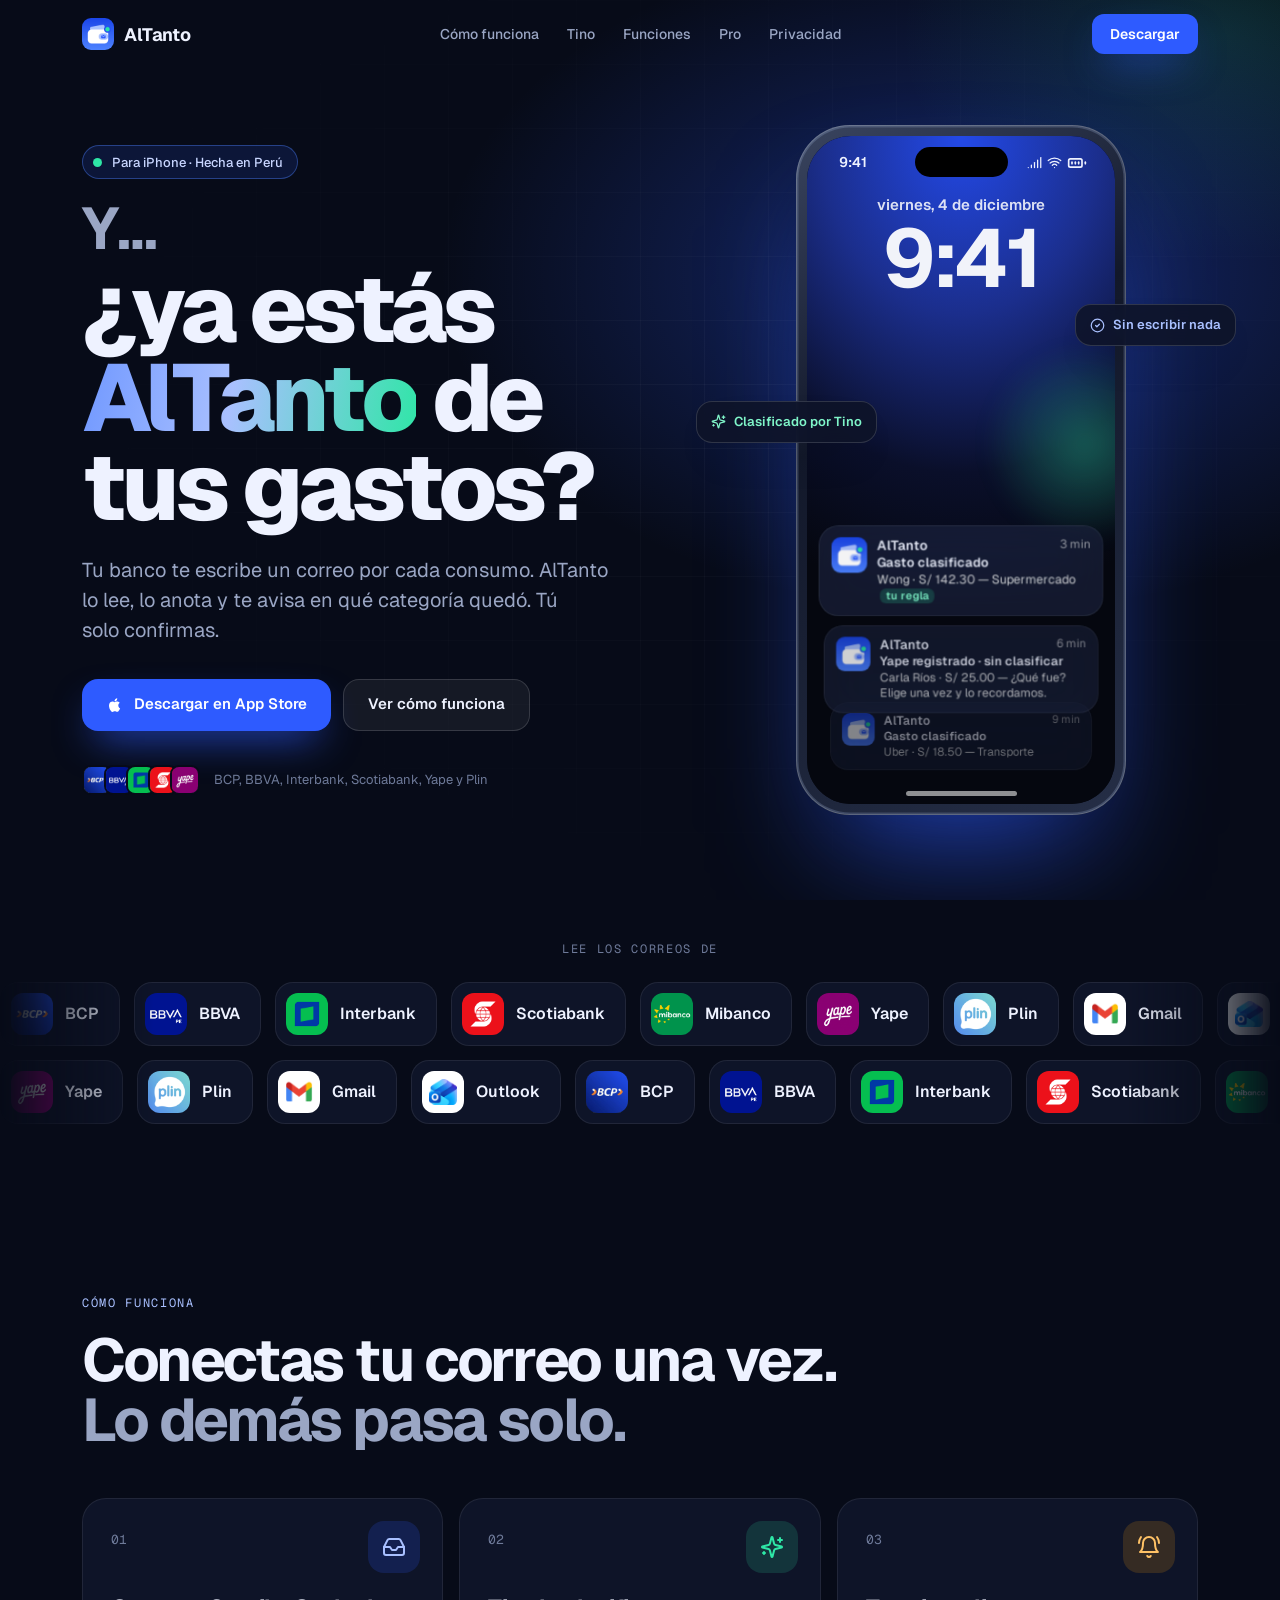
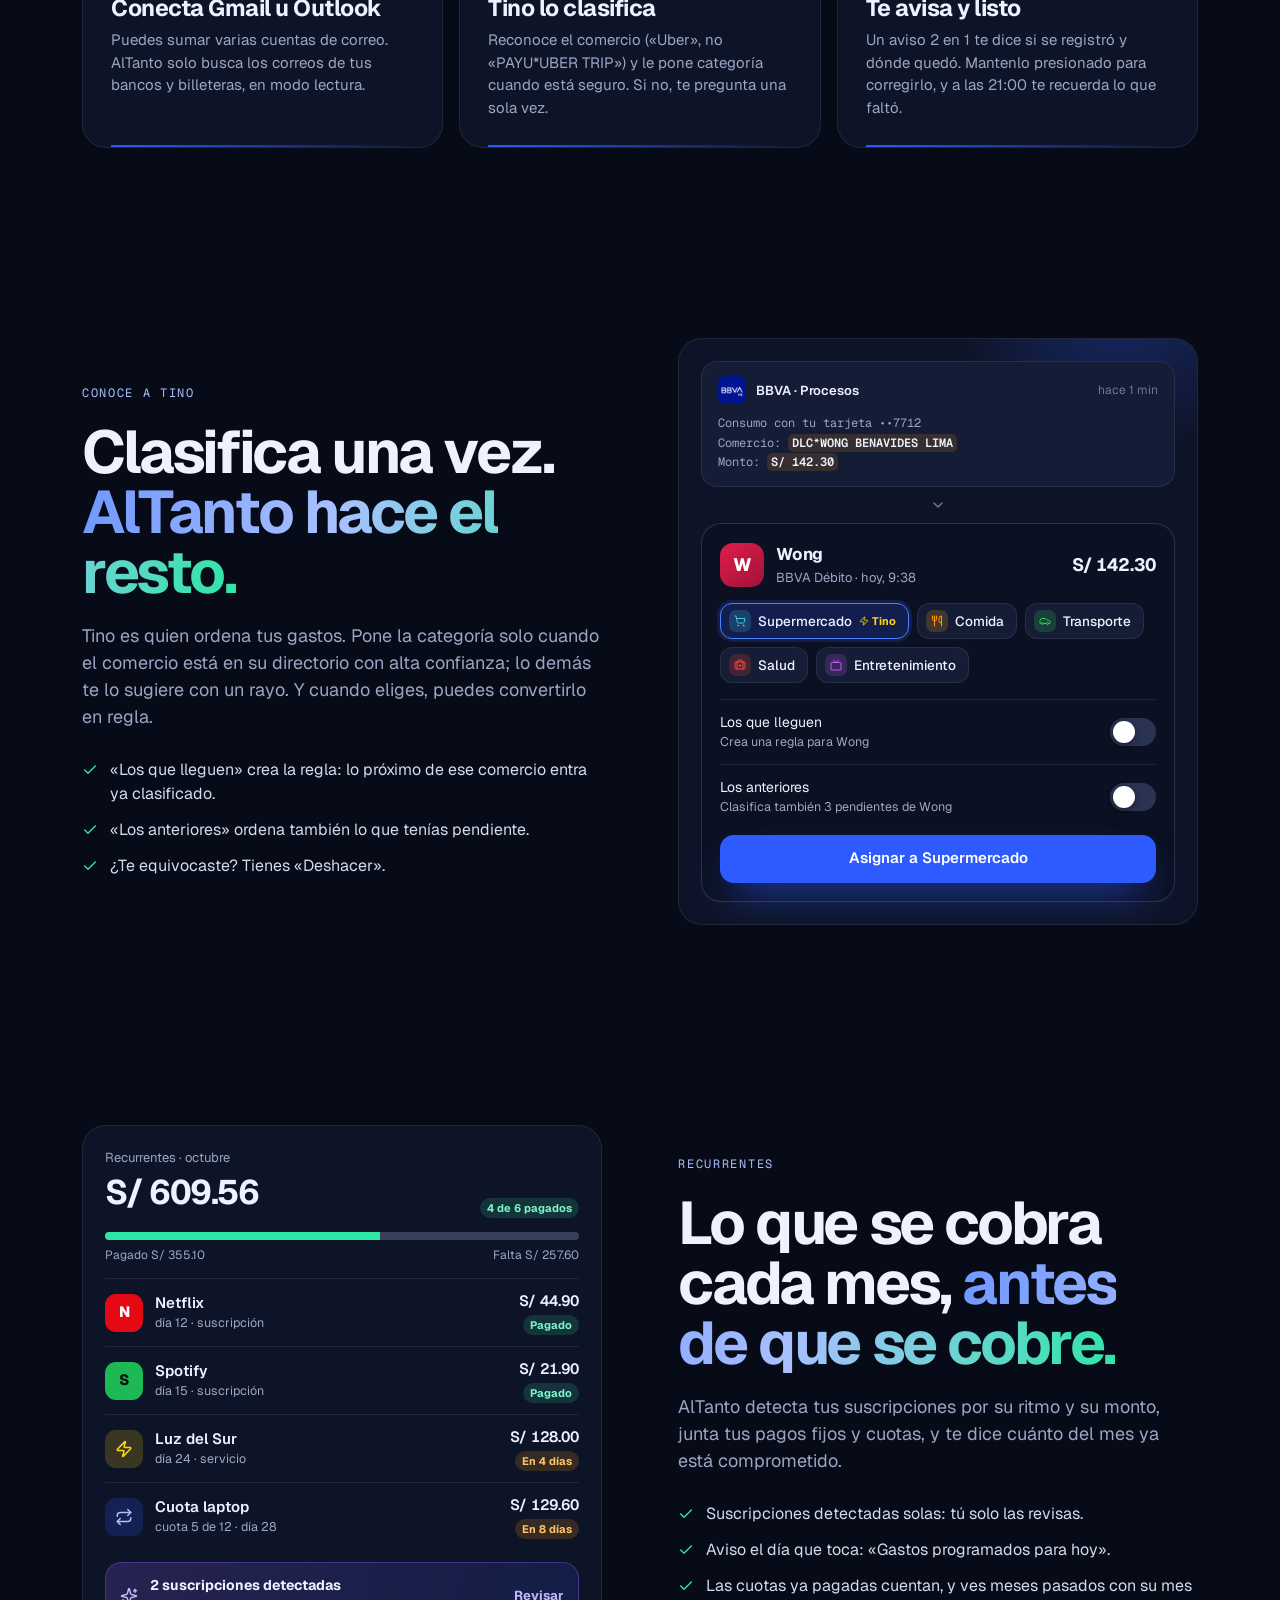
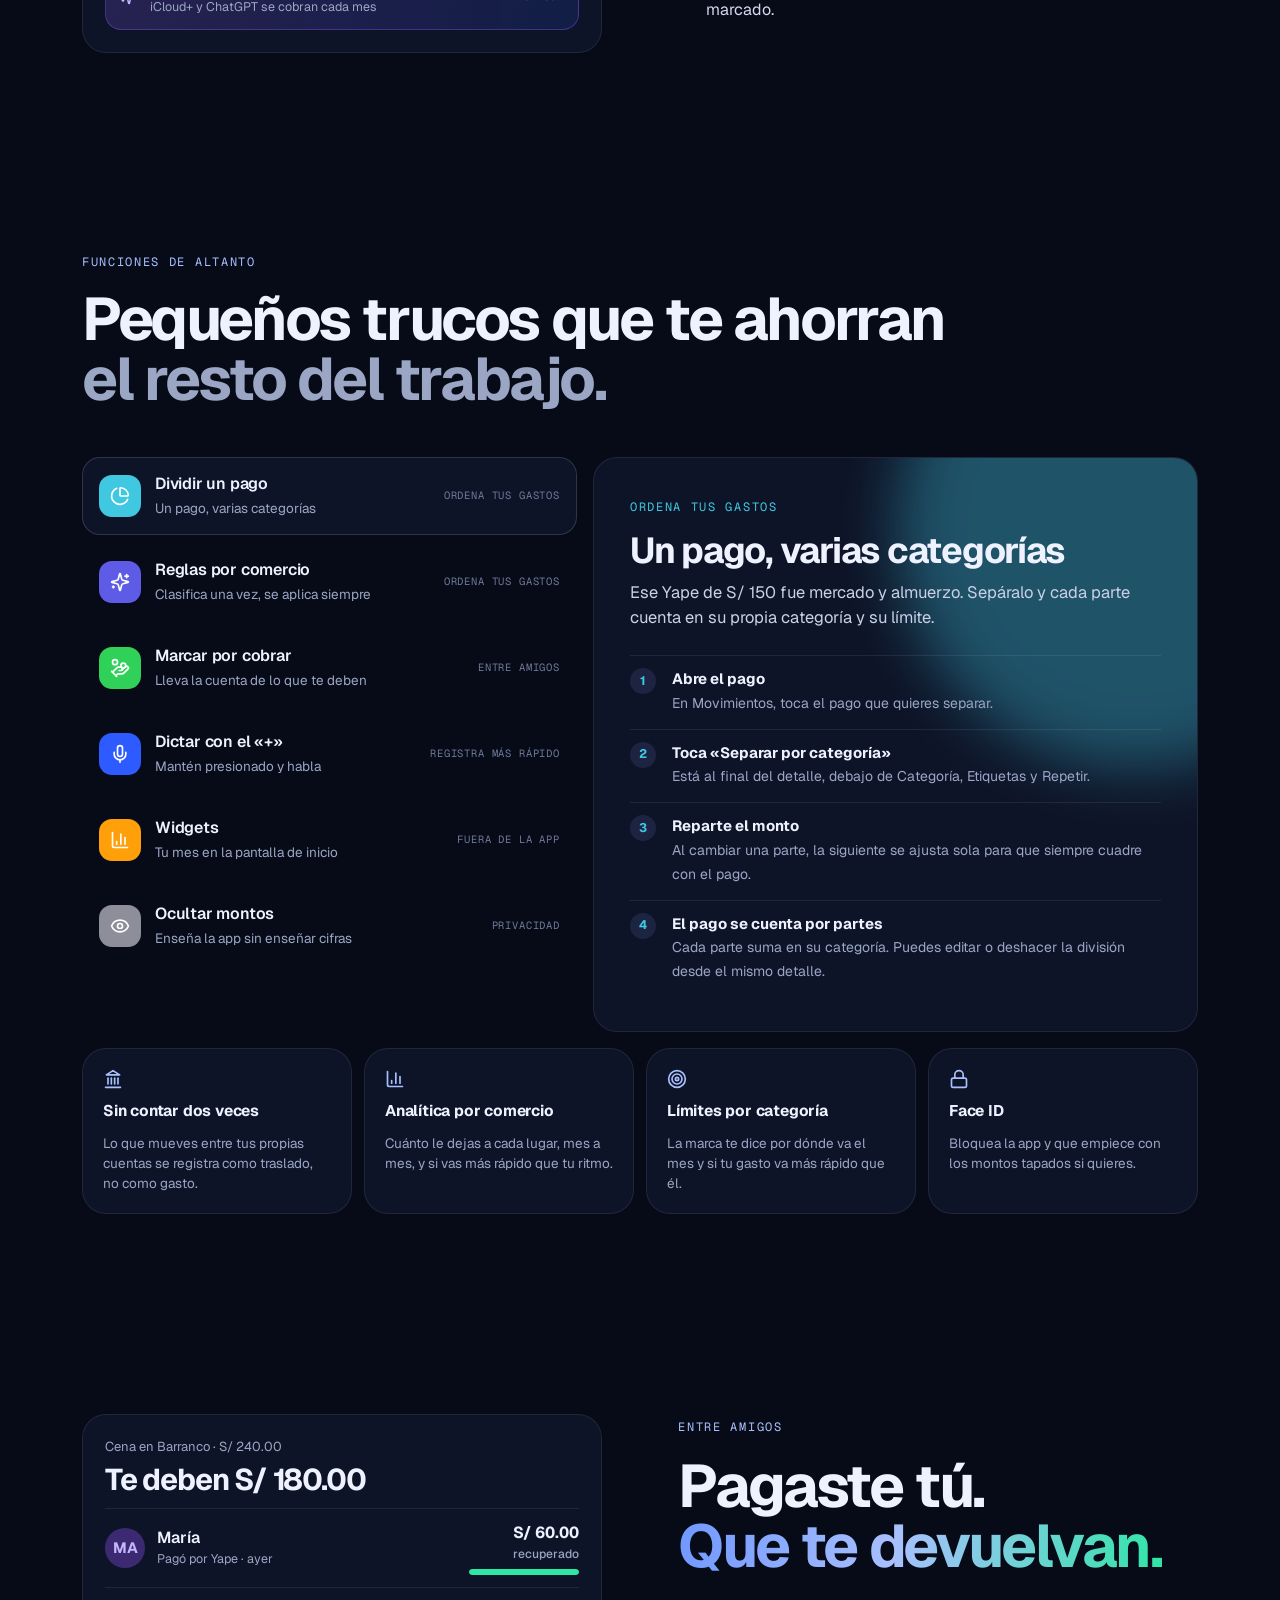
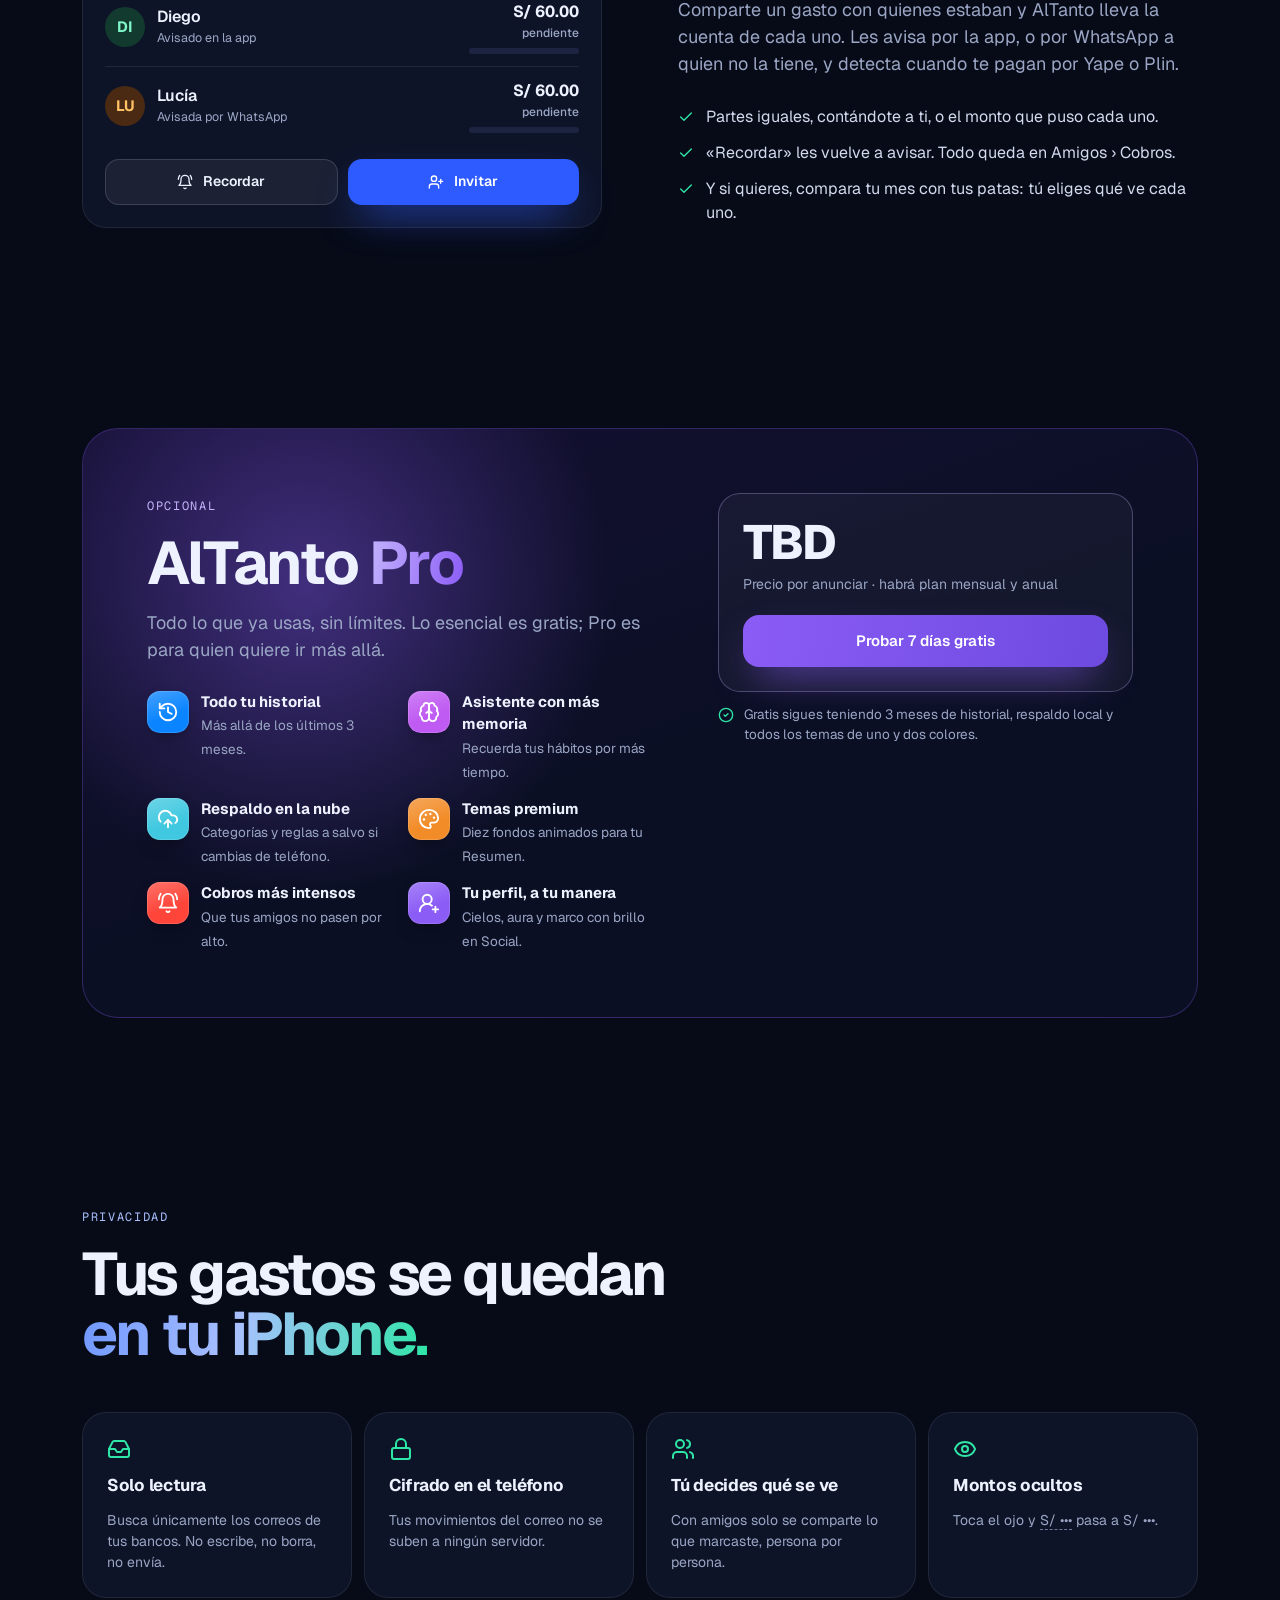
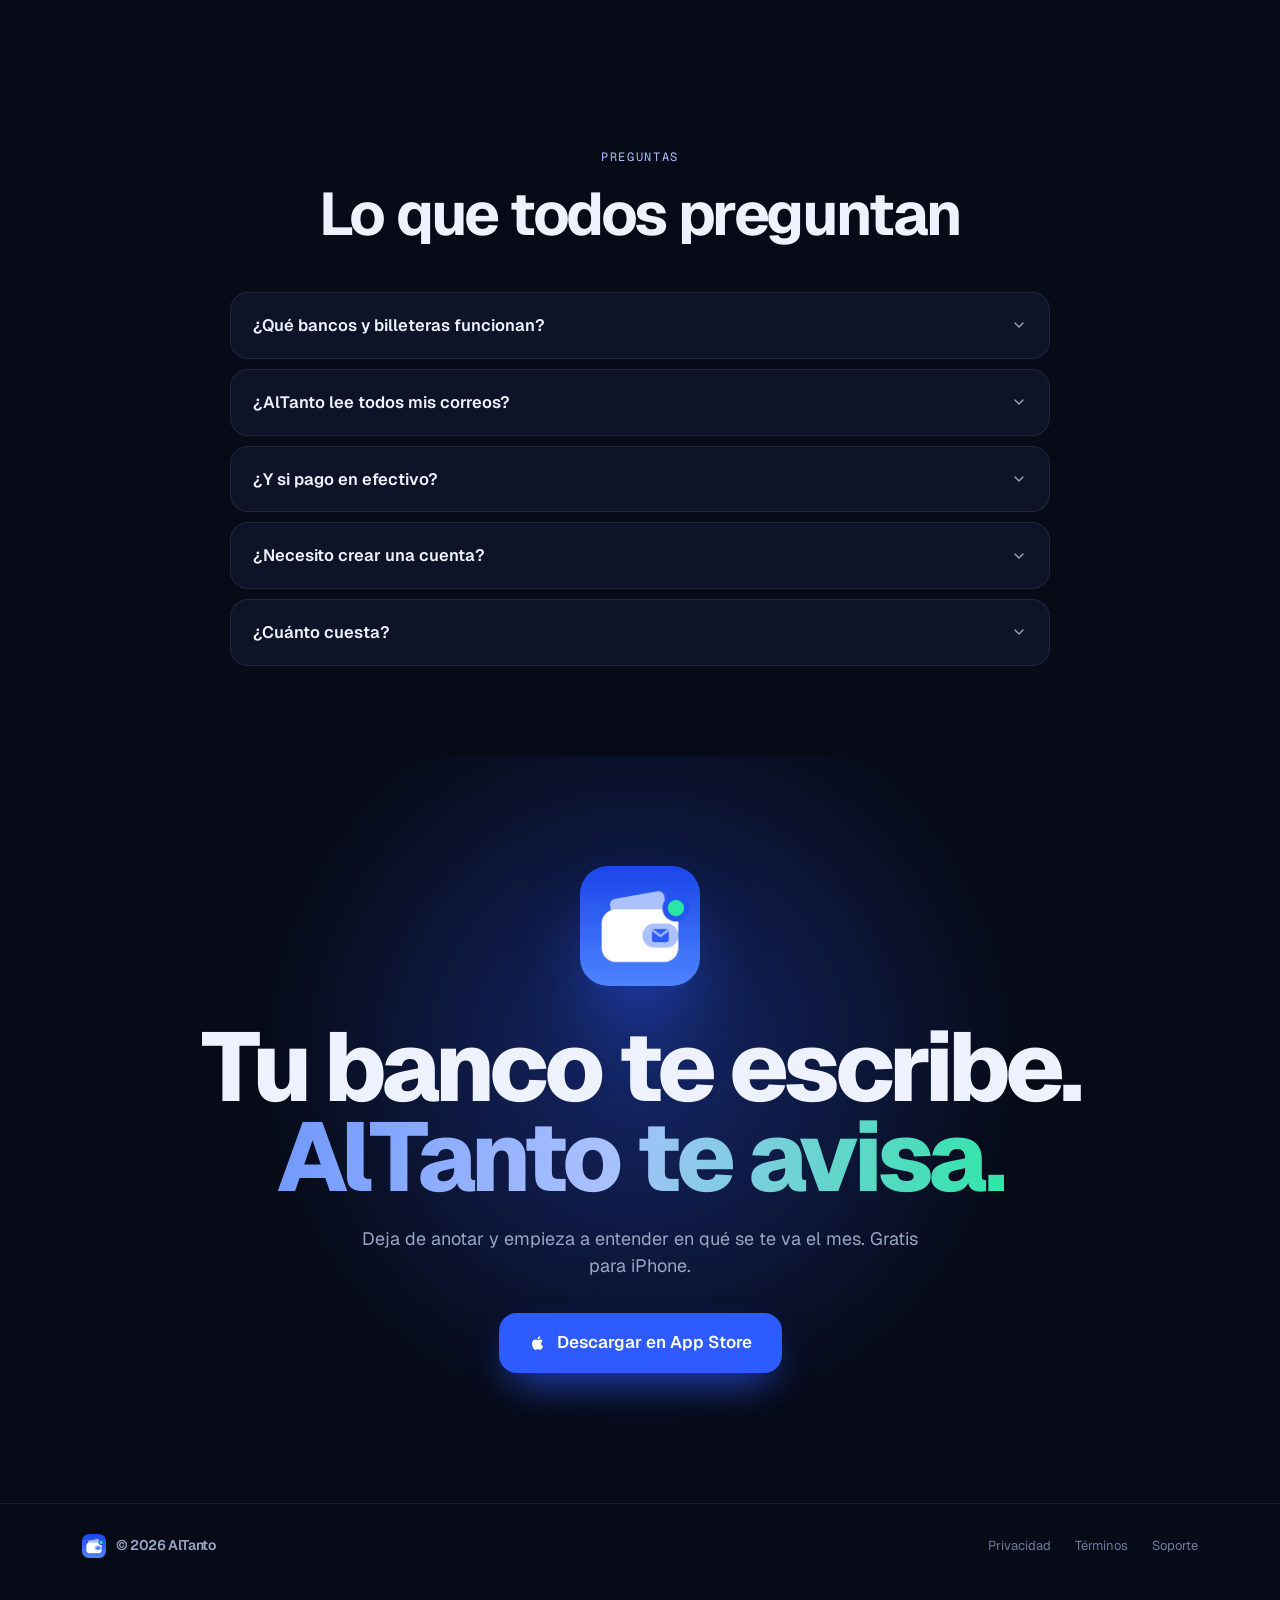
<file: index.html>
<!DOCTYPE html>
<html lang="es-PE">
<head>
<meta charset="utf-8">
<meta name="viewport" content="width=device-width, initial-scale=1">
<title>AlTanto — Y… ¿ya estás AlTanto de tus gastos?</title>
<meta name="description" content="AlTanto lee los correos de tu banco y anota cada consumo, Yape y Plin en tu iPhone. Tino lo clasifica y tú solo confirmas.">
<meta property="og:title" content="AlTanto — Y… ¿ya estás AlTanto de tus gastos?">
<meta property="og:description" content="Tu banco te escribe. AlTanto lo anota, lo clasifica y te avisa.">
<meta property="og:image" content="assets/icon-512.png">
<link rel="icon" type="image/png" sizes="32x32" href="assets/favicon-32.png">
<link rel="icon" type="image/png" sizes="192x192" href="assets/icon-192.png">
<link rel="apple-touch-icon" href="assets/apple-touch-icon.png">
<meta name="theme-color" content="#070B18">
<link rel="preconnect" href="https://fonts.googleapis.com">
<link rel="preconnect" href="https://fonts.gstatic.com" crossorigin>
<link rel="stylesheet" href="https://fonts.googleapis.com/css2?family=Geist:wght@400;500;600;700;800&family=Geist+Mono:wght@500;600&display=swap">
<style>
:root{
  --bg:#070B18;--sf:#0E1428;--el:#151C35;--el2:#1C2442;--line:rgba(255,255,255,.08);--line2:rgba(255,255,255,.14);
  --tx:#EEF2FF;--sec:#9AA6C4;--mute:#6E7A99;
  --blue:#2E5BFF;--blue2:#4F82FF;--sky:#A9C0FF;--mint:#2EE6A6;--amber:#FF9F0A;--violet:#8B5CF6;
  --r:24px;--max:1180px;
}
*{box-sizing:border-box}
html{scroll-behavior:smooth;-webkit-text-size-adjust:100%}
body{margin:0;background:var(--bg);color:var(--tx);font-family:Geist,-apple-system,"SF Pro Display",system-ui,sans-serif;-webkit-font-smoothing:antialiased;overflow-x:hidden;line-height:1.5}
img{display:block;max-width:100%}
a{color:inherit;text-decoration:none}
button{font:inherit;color:inherit;cursor:pointer}
::selection{background:var(--blue);color:#fff}
.wrap{max-width:var(--max);margin:0 auto;padding:0 clamp(16px,4vw,32px)}
.mono{font-family:"Geist Mono",ui-monospace,monospace;font-size:12px;letter-spacing:.14em;text-transform:uppercase;color:var(--sky)}
.grad{background:linear-gradient(100deg,#6F97FF 0%,#A9C0FF 45%,#2EE6A6 100%);-webkit-background-clip:text;background-clip:text;color:transparent}
.h2{margin:0;font-size:clamp(34px,5vw,60px);line-height:1;letter-spacing:-.04em;font-weight:700;text-wrap:balance}
.lead{margin:0;font-size:clamp(16px,1.6vw,18px);color:var(--sec);text-wrap:pretty;max-width:36em}
.ic{display:inline-block;flex:none;width:16px;height:16px;background:currentColor;-webkit-mask:var(--i) center/contain no-repeat;mask:var(--i) center/contain no-repeat}
.card{background:var(--sf);border:1px solid var(--line);border-radius:var(--r)}
.btn{display:inline-flex;align-items:center;justify-content:center;gap:10px;height:52px;padding:0 24px;border-radius:16px;font-weight:600;font-size:15px;white-space:nowrap;border:0;transition:transform .2s,background-color .2s,box-shadow .2s}
.btn:active{transform:scale(.97)}
.btn-pri{background:var(--blue);color:#fff;box-shadow:0 18px 40px -14px rgba(46,91,255,.9)}
.btn-pri:hover{background:#4A70FF}
.btn-sec{background:rgba(255,255,255,.06);border:1px solid var(--line2);color:var(--tx)}
.btn-sec:hover{background:rgba(255,255,255,.1)}
.apple{width:18px;height:18px}
[data-reveal]{opacity:0;transform:translateY(24px);transition:opacity .9s cubic-bezier(.2,.8,.2,1),transform .9s cubic-bezier(.2,.8,.2,1)}
[data-reveal].in{opacity:1;transform:none}
section{position:relative}

/* nav */
.nav{position:fixed;inset:0 0 auto;z-index:50;transition:background-color .3s,border-color .3s;border-bottom:1px solid transparent}
.nav.solid{background:rgba(7,11,24,.78);-webkit-backdrop-filter:blur(18px) saturate(1.4);backdrop-filter:blur(18px) saturate(1.4);border-color:var(--line)}
.nav .wrap{display:flex;align-items:center;justify-content:space-between;gap:16px;height:68px}
.brand{display:flex;align-items:center;gap:10px;font-weight:700;font-size:18px;letter-spacing:-.4px}
.brand img{width:32px;height:32px;border-radius:9px}
.links{display:flex;gap:28px;font-size:14px;font-weight:500;color:var(--sec)}
.links a:hover{color:var(--tx)}
.nav .btn{height:40px;padding:0 18px;border-radius:12px;font-size:14px}
@media (max-width:860px){.links{display:none}}

/* hero */
.hero{min-height:100vh;display:flex;align-items:center;padding:110px 0 70px;overflow:hidden}
.hero::before{content:"";position:absolute;inset:-20% -10% auto;height:120%;background:radial-gradient(50% 45% at 72% 42%,rgba(46,91,255,.38),transparent 70%),radial-gradient(30% 30% at 88% 20%,rgba(46,230,166,.14),transparent 70%);pointer-events:none}
.hero::after{content:"";position:absolute;inset:0;background-image:linear-gradient(rgba(255,255,255,.035) 1px,transparent 1px),linear-gradient(90deg,rgba(255,255,255,.035) 1px,transparent 1px);background-size:64px 64px;-webkit-mask-image:radial-gradient(ellipse 60% 60% at 60% 45%,#000,transparent);mask-image:radial-gradient(ellipse 60% 60% at 60% 45%,#000,transparent);pointer-events:none}
.hero-grid{position:relative;z-index:1;display:grid;grid-template-columns:1.1fr .9fr;gap:clamp(32px,5vw,72px);align-items:center}
.pill{display:inline-flex;align-items:center;gap:10px;height:34px;padding:0 14px 0 10px;border-radius:99px;background:rgba(46,91,255,.14);border:1px solid rgba(79,130,255,.4);font-size:13px;font-weight:500;color:#C9D6FF;white-space:nowrap}
.dot{width:9px;height:9px;border-radius:99px;background:var(--mint);box-shadow:0 0 0 0 rgba(46,230,166,.6);animation:pulse 1.8s infinite}
@keyframes pulse{to{box-shadow:0 0 0 12px rgba(46,230,166,0)}}
.hero h1{margin:22px 0 0;font-size:clamp(46px,7.4vw,96px);line-height:.94;letter-spacing:-.05em;font-weight:800;text-wrap:balance}
.hero h1 .y{display:block;color:var(--sec);font-weight:700;font-size:.62em;letter-spacing:-.035em;margin-bottom:.12em}
.hero .lead{margin-top:24px;font-size:clamp(17px,1.8vw,20px)}
.cta-row{display:flex;flex-wrap:wrap;gap:12px;margin-top:34px}
.trust{display:flex;align-items:center;gap:14px;margin-top:34px;color:var(--mute);font-size:13px}
.trust .logos{display:flex}
.trust .logos img{width:30px;height:30px;border-radius:9px;border:2px solid var(--bg);background:#fff;object-fit:cover;margin-left:-8px}
.trust .logos img:first-child{margin-left:0}
@media (max-width:960px){.hero-grid{grid-template-columns:1fr}.hero{padding-top:100px}.hero-copy{text-align:center}.hero .lead{margin-inline:auto}.cta-row,.trust{justify-content:center}}

/* phone */
.phone-stage{position:relative;display:flex;justify-content:center;perspective:1400px}
.phone{position:relative;width:min(330px,82vw,calc((100svh - 190px) * .478));min-width:260px;aspect-ratio:330/690;border-radius:54px;padding:11px;background:linear-gradient(150deg,#3A4560,#12182A 38%,#252E46);box-shadow:inset 0 0 0 1px rgba(255,255,255,.16),inset 0 0 0 2.5px rgba(150,170,210,.25),0 60px 120px -40px rgba(46,91,255,.75),0 30px 60px -30px rgba(0,0,0,.8);transform-style:preserve-3d;transition:transform .25s ease-out}
.screen{position:relative;width:100%;height:100%;border-radius:44px;overflow:hidden;background:#05070F}
.island{position:absolute;top:11px;left:50%;width:30%;height:30px;margin-left:-15%;border-radius:20px;background:#000;z-index:5}
.homebar{position:absolute;bottom:8px;left:50%;width:36%;height:5px;margin-left:-18%;border-radius:9px;background:rgba(255,255,255,.55);z-index:5}
.lock{position:absolute;inset:0;background:radial-gradient(120% 70% at 50% 0%,#2349E8 0%,#1B2E8C 38%,#0A0F2A 72%,#05070F 100%)}
.lock::before{content:"";position:absolute;width:70%;aspect-ratio:1;right:-25%;top:30%;border-radius:999px;background:radial-gradient(circle,rgba(46,230,166,.35),transparent 65%);filter:blur(10px)}
.status{position:absolute;top:16px;left:0;right:0;display:flex;justify-content:space-between;padding:0 28px 0 32px;font-size:14px;font-weight:600;z-index:4}
.status .r{display:flex;gap:5px;align-items:center}
.clock{position:absolute;top:58px;left:0;right:0;text-align:center}
.clock .d{font-size:15px;font-weight:600;color:rgba(255,255,255,.85)}
.clock .t{font-size:clamp(64px,22vw,82px);font-weight:700;letter-spacing:-.03em;line-height:1;color:rgba(255,255,255,.94)}
.stack{position:absolute;left:10px;right:10px;bottom:30px;isolation:isolate;display:flex;flex-direction:column;justify-content:flex-end;gap:8px}
.notif{display:flex;gap:10px;align-items:flex-start;padding:11px 12px;border-radius:20px;background:rgba(32,40,66,.62);-webkit-backdrop-filter:blur(22px) saturate(1.6);backdrop-filter:blur(22px) saturate(1.6);border:1px solid rgba(255,255,255,.08);transform-origin:50% 0;will-change:transform,opacity}
.notif img{width:36px;height:36px;border-radius:9px;flex:none}
.notif .b{flex:1;min-width:0}
.notif .top{display:flex;justify-content:space-between;gap:8px;font-size:13.5px;font-weight:600;line-height:1.25}
.notif .top span:last-child{font-weight:400;color:rgba(255,255,255,.6);font-size:12px;flex:none}
.notif .tt{font-size:13px;font-weight:600;line-height:1.3;margin-top:1px}
.notif .bd{font-size:12.5px;line-height:1.32;color:rgba(255,255,255,.82)}
.notif .tag{display:inline-block;padding:0 6px;border-radius:6px;background:rgba(46,230,166,.18);color:#7FF5C9;font-size:11px;font-weight:600;margin-left:3px}
.float{position:absolute;padding:10px 14px;border-radius:16px;background:rgba(14,20,40,.88);-webkit-backdrop-filter:blur(14px);backdrop-filter:blur(14px);border:1px solid var(--line2);font-size:13px;font-weight:600;display:flex;align-items:center;gap:8px;box-shadow:0 20px 40px -20px rgba(0,0,0,.8);animation:bob 6s ease-in-out infinite;white-space:nowrap}
.float .ic{width:15px;height:15px}
.f1{left:-6%;top:40%;color:#7FF5C9}
.f2{right:-8%;top:26%;color:var(--sky);animation-delay:-3s}
@keyframes bob{50%{transform:translateY(-10px)}}
@media (max-width:520px){.f1{left:0;top:6%}.f2{right:0;top:auto;bottom:4%}}

/* marquee */
.banks{padding:40px 0 80px}
.banks .mono{text-align:center;color:var(--mute);margin-bottom:24px}
.mq{overflow:hidden;-webkit-mask-image:linear-gradient(90deg,transparent,#000 12%,#000 88%,transparent);mask-image:linear-gradient(90deg,transparent,#000 12%,#000 88%,transparent)}
.mq-row{display:flex;gap:14px;width:max-content;animation:mq 36s linear infinite}
.mq-row.rev{animation-direction:reverse;animation-duration:44s;margin-top:14px}
.mq:hover .mq-row{animation-play-state:paused}
@keyframes mq{to{transform:translateX(-50%)}}
.chip{display:flex;align-items:center;gap:12px;padding:10px 20px 10px 10px;border-radius:18px;background:var(--sf);border:1px solid var(--line);font-weight:600;font-size:16px}
.chip img{width:42px;height:42px;border-radius:12px;background:#fff;object-fit:cover}
.chip img.pad{padding:7px;object-fit:contain}

/* how */
.how{padding:90px 0}
.sec-head{display:flex;flex-direction:column;gap:18px;margin-bottom:48px}
.steps{display:grid;grid-template-columns:repeat(3,1fr);gap:16px;counter-reset:s}
.step{padding:28px;position:relative;overflow:hidden}
.step .n{font-family:"Geist Mono",monospace;font-size:13px;color:var(--mute)}
.step h3{margin:44px 0 8px;font-size:23px;letter-spacing:-.5px;line-height:1.15}
.step p{margin:0;color:var(--sec);font-size:15px}
.step .glyph{position:absolute;top:22px;right:22px;width:52px;height:52px;border-radius:16px;display:grid;place-items:center}
.step .glyph .ic{width:24px;height:24px}
.step .line{position:absolute;left:28px;right:28px;bottom:0;height:2px;background:linear-gradient(90deg,var(--blue),transparent);transform-origin:left;transform:scaleX(0);transition:transform 1.2s cubic-bezier(.2,.8,.2,1) .3s}
.step.in .line{transform:scaleX(1)}
@media (max-width:900px){.steps{grid-template-columns:1fr}}

/* split sections */
.split{padding:100px 0}
.split-grid{display:grid;grid-template-columns:1fr 1fr;gap:clamp(32px,6vw,90px);align-items:center}
.split-grid.flip .copy{order:2}
.copy{display:flex;flex-direction:column;gap:20px}
.ticks{list-style:none;margin:8px 0 0;padding:0;display:flex;flex-direction:column;gap:12px}
.ticks li{display:flex;gap:12px;font-size:16px;color:#D3DAEE}
.ticks li .ic{margin-top:4px;color:var(--mint)}
@media (max-width:900px){.split-grid{grid-template-columns:1fr}.split-grid.flip .copy{order:0}}

/* Tino demo */
.demo{padding:22px;position:relative;overflow:hidden}
.demo::before{content:"";position:absolute;inset:-40% -20% auto auto;width:70%;aspect-ratio:1;background:radial-gradient(circle,rgba(46,91,255,.32),transparent 65%);pointer-events:none}
.mail{position:relative;padding:14px 16px;border-radius:16px;background:var(--el);border:1px solid var(--line);font-size:13px}
.mail .from{display:flex;align-items:center;gap:10px;font-weight:600}
.mail .from img{width:28px;height:28px;border-radius:8px;object-fit:cover;background:#fff}
.mail .raw{margin-top:10px;font-family:"Geist Mono",monospace;font-size:12px;color:var(--sec);line-height:1.6}
.mail .raw b{color:var(--tx);font-weight:600;background:rgba(255,159,10,.14);padding:1px 4px;border-radius:5px}
.arrow{display:flex;justify-content:center;padding:10px 0;color:var(--mute)}
.sheet{position:relative;padding:18px;border-radius:20px;background:#0B1022;border:1px solid var(--line2)}
.sheet-h{display:flex;align-items:center;gap:12px}
.mlogo{width:44px;height:44px;border-radius:13px;display:grid;place-items:center;font-weight:800;font-size:18px;color:#fff;background:linear-gradient(140deg,#E11D48,#9F1239)}
.sheet-h .nm{font-weight:700;font-size:17px;letter-spacing:-.3px}
.sheet-h .sub{font-size:13px;color:var(--sec)}
.sheet-h .amt{margin-left:auto;font-weight:700;font-size:18px;font-variant-numeric:tabular-nums}
.cats{display:flex;flex-wrap:wrap;gap:8px;margin:16px 0}
.cat{display:flex;align-items:center;gap:7px;height:36px;padding:0 12px 0 8px;border-radius:12px;background:var(--el);border:1px solid var(--line);font-size:13.5px;font-weight:500;transition:all .2s}
.cat i{width:22px;height:22px;border-radius:7px;display:grid;place-items:center;font-style:normal}
.cat i .ic{width:12px;height:12px}
.cat .bolt{display:none;align-items:center;gap:3px;font-size:11px;font-weight:700;color:#FFD60A}
.cat .bolt .ic{width:10px;height:10px}
.cat.sug .bolt{display:inline-flex}
.cat[aria-pressed="true"]{border-color:var(--blue2);background:rgba(46,91,255,.2);box-shadow:0 0 0 3px rgba(46,91,255,.18)}
.tg{display:flex;align-items:center;justify-content:space-between;gap:12px;padding:12px 0;border-top:1px solid var(--line);font-size:14px}
.tg small{display:block;color:var(--sec);font-size:12.5px}
.sw{position:relative;width:46px;height:28px;border-radius:99px;background:#2A3352;border:0;flex:none;transition:background-color .25s}
.sw::after{content:"";position:absolute;top:3px;left:3px;width:22px;height:22px;border-radius:99px;background:#fff;transition:transform .25s cubic-bezier(.3,1.4,.5,1);box-shadow:0 2px 6px rgba(0,0,0,.4)}
.sw[aria-checked="true"]{background:var(--mint)}
.sw[aria-checked="true"]::after{transform:translateX(18px)}
.assign{width:100%;margin-top:6px;height:48px;border-radius:14px}
.toast{position:absolute;left:18px;right:18px;bottom:18px;padding:12px 14px;border-radius:14px;background:#10301F;border:1px solid rgba(46,230,166,.35);color:#9FF7D3;font-size:13.5px;font-weight:600;display:flex;align-items:center;gap:10px;transform:translateY(130%);opacity:0;transition:all .45s cubic-bezier(.2,.9,.25,1)}
.toast.show{transform:none;opacity:1}
.toast button{margin-left:auto;background:none;border:0;color:#fff;font-weight:700;font-size:13px}

/* recurrentes */
.rec{padding:22px}
.rec-h{display:flex;justify-content:space-between;align-items:flex-end;gap:12px}
.rec-h .t{font-size:13px;color:var(--sec)}
.rec-h .v{font-size:34px;font-weight:700;letter-spacing:-.04em;font-variant-numeric:tabular-nums}
.rec-bar{display:flex;height:8px;border-radius:99px;overflow:hidden;margin:14px 0 6px;background:var(--el2)}
.rec-bar span{height:100%}
.rec-leg{display:flex;justify-content:space-between;font-size:12px;color:var(--sec)}
.rec-list{margin-top:14px;display:flex;flex-direction:column}
.ri{display:flex;align-items:center;gap:12px;padding:11px 0;border-top:1px solid var(--line)}
.ri .lg{width:38px;height:38px;border-radius:11px;display:grid;place-items:center;font-weight:800;font-size:15px;flex:none}
.ri .lg .ic{width:18px;height:18px}
.ri .nm{font-weight:600;font-size:15px}
.ri .sb{font-size:12.5px;color:var(--sec)}
.ri .am{margin-left:auto;text-align:right;font-weight:600;font-variant-numeric:tabular-nums;font-size:15px}
.badge{display:inline-flex;align-items:center;gap:4px;height:20px;padding:0 7px;border-radius:99px;font-size:11px;font-weight:700}
.b-ok{background:rgba(46,230,166,.15);color:#7FF5C9}
.b-soon{background:rgba(255,159,10,.16);color:#FFC266}
.detect{margin-top:12px;display:flex;align-items:center;gap:12px;padding:12px 14px;border-radius:16px;background:linear-gradient(100deg,rgba(139,92,246,.2),rgba(46,91,255,.14));border:1px solid rgba(139,92,246,.35);font-size:14px}
.detect .ic{color:#C4B5FD;width:18px;height:18px}
.detect b{display:block}
.detect span{color:var(--sec);font-size:12.5px}
.detect a{margin-left:auto;font-weight:700;color:#C4B5FD;font-size:13px}

/* features */
.feats{padding:100px 0}
.fx{display:grid;grid-template-columns:minmax(0,.9fr) minmax(0,1.1fr);gap:16px;align-items:start}
.flist{display:flex;flex-direction:column;gap:8px}
.fbtn{display:flex;align-items:center;gap:14px;width:100%;text-align:left;padding:14px 16px;border-radius:18px;background:transparent;border:1px solid transparent;transition:background-color .2s,border-color .2s}
.fbtn:hover{background:rgba(255,255,255,.03)}
.fbtn[aria-selected="true"]{background:var(--sf);border-color:var(--line2)}
.fbtn .fi{width:42px;height:42px;border-radius:13px;display:grid;place-items:center;flex:none;color:#fff}
.fbtn .fi .ic{width:20px;height:20px}
.fbtn .ft{font-weight:600;font-size:16px;letter-spacing:-.2px}
.fbtn .fs{font-size:13.5px;color:var(--sec)}
.fbtn .grp{margin-left:auto;font-family:"Geist Mono",monospace;font-size:10.5px;letter-spacing:.08em;text-transform:uppercase;color:var(--mute);text-align:right}
.fpanel{padding:clamp(24px,3vw,36px);position:sticky;top:90px;overflow:hidden;min-height:440px}
.fpanel .glow{position:absolute;inset:-30% -30% auto auto;width:80%;aspect-ratio:1;border-radius:999px;opacity:.35;filter:blur(30px);transition:background-color .4s;pointer-events:none}
.fpanel h3{position:relative;margin:14px 0 10px;font-size:clamp(26px,3vw,36px);line-height:1.05;letter-spacing:-.035em;text-wrap:balance}
.fpanel p.pitch{position:relative;margin:0;color:#C9D1E8;font-size:16.5px;text-wrap:pretty}
.fsteps{position:relative;list-style:none;margin:26px 0 0;padding:0;display:flex;flex-direction:column;gap:2px}
.fsteps li{display:grid;grid-template-columns:30px 1fr;gap:12px;padding:12px 0;border-top:1px solid var(--line)}
.fsteps .k{width:26px;height:26px;border-radius:99px;display:grid;place-items:center;font-size:12.5px;font-weight:700;background:var(--el2)}
.fsteps b{display:block;font-size:15px}
.fsteps span{font-size:14px;color:var(--sec)}
.fpanel .howto{position:relative;margin-top:6px;font-family:"Geist Mono",monospace;font-size:11px;letter-spacing:.12em;color:var(--mute)}
.fade-swap{animation:swap .45s cubic-bezier(.2,.8,.2,1)}
@keyframes swap{from{opacity:0;transform:translateY(10px)}}
@media (max-width:900px){.fx{grid-template-columns:1fr}.fpanel{position:relative;top:0;min-height:0}.fbtn .grp{display:none}}

/* extras */
.extras{display:grid;grid-template-columns:repeat(4,1fr);gap:12px;margin-top:16px}
.ex{padding:20px;display:flex;flex-direction:column;gap:10px}
.ex .ic{width:20px;height:20px;color:var(--sky)}
.ex b{font-size:15.5px;letter-spacing:-.2px}
.ex span{font-size:13.5px;color:var(--sec)}
@media (max-width:1000px){.extras{grid-template-columns:repeat(2,1fr)}}
@media (max-width:520px){.extras{grid-template-columns:1fr}}

/* friends */
.friends .card{padding:22px}
.fr-row{display:flex;align-items:center;gap:12px;padding:12px 0;border-top:1px solid var(--line)}
.fr-row:first-of-type{border-top:0}
.av{width:40px;height:40px;border-radius:99px;display:grid;place-items:center;font-weight:700;font-size:15px;flex:none}
.fr-row .nm{font-weight:600}
.fr-row .sb{font-size:12.5px;color:var(--sec)}
.fr-row .am{margin-left:auto;text-align:right;font-weight:700;font-variant-numeric:tabular-nums}
.fr-row .am small{display:block;font-weight:500;font-size:12px;color:var(--sec)}
.prog{height:6px;border-radius:99px;background:var(--el2);overflow:hidden;margin-top:6px;width:110px;margin-left:auto}
.prog span{display:block;height:100%;background:var(--mint);border-radius:99px;width:0;transition:width 1.4s cubic-bezier(.2,.8,.2,1)}
.remind{display:flex;gap:10px;margin-top:14px}
.remind .btn{flex:1;height:46px;border-radius:14px;font-size:14px}
.ping{animation:ping .7s cubic-bezier(.3,1.6,.5,1)}
@keyframes ping{40%{transform:scale(1.06) rotate(-2deg)}70%{transform:scale(.98) rotate(1deg)}}

/* pro */
.pro{padding:100px 0}
.pro-box{position:relative;overflow:hidden;padding:clamp(28px,5vw,64px);border-radius:36px;background:linear-gradient(160deg,#141033,#0B0F24 55%);border:1px solid rgba(139,92,246,.3)}
.pro-box::before{content:"";position:absolute;inset:-30% auto auto -10%;width:60%;aspect-ratio:1;border-radius:999px;background:radial-gradient(circle,rgba(139,92,246,.4),transparent 65%);pointer-events:none}
.pro-grid{position:relative;display:grid;grid-template-columns:1.1fr .9fr;gap:clamp(28px,5vw,64px);align-items:start}
.pro-grad{background:linear-gradient(100deg,#C4B5FD,#8B5CF6);-webkit-background-clip:text;background-clip:text;color:transparent}
.perks{display:grid;grid-template-columns:repeat(2,1fr);gap:14px;margin-top:28px}
.perk{display:flex;gap:12px}
.perk i{width:42px;height:42px;border-radius:13px;display:grid;place-items:center;flex:none;color:#fff;position:relative;overflow:hidden;box-shadow:inset 0 0 0 1px rgba(255,255,255,.14),0 8px 18px -8px rgba(0,0,0,.6)}
.perk i::before{content:"";position:absolute;inset:0;background:linear-gradient(160deg,rgba(255,255,255,.24),rgba(255,255,255,0) 60%)}
.perk i .ic{position:relative;color:#fff;font-size:0}
.perk i .ic{width:22px;height:22px}
.perk b{display:block;font-size:15px}
.perk div>span{font-size:13.5px;color:var(--sec)}
.plans{display:flex;flex-direction:column;gap:12px}
.plan{padding:24px;border-radius:22px;background:rgba(255,255,255,.04);border:1px solid rgba(196,181,253,.3)}
.plan .pr{font-size:48px;font-weight:800;letter-spacing:-.04em;line-height:1;font-variant-numeric:tabular-nums}
.plan .pr small{font-size:16px;font-weight:600;color:var(--sec);letter-spacing:0}
.plan .dt{margin-top:8px;color:var(--sec);font-size:14px;display:flex;align-items:center;gap:8px;flex-wrap:wrap}
.save{display:inline-flex;height:22px;padding:0 8px;border-radius:99px;background:rgba(46,230,166,.16);color:#7FF5C9;font-size:11px;font-weight:700;align-items:center;letter-spacing:.04em}
.plan .btn{width:100%;margin-top:20px;background:linear-gradient(100deg,#8B5CF6,#6D4AE0);color:#fff;box-shadow:0 18px 40px -14px rgba(139,92,246,.8)}
.free{font-size:13.5px;color:var(--sec);display:flex;gap:10px}
.free .ic{color:var(--mint);margin-top:3px}
@media (max-width:900px){.pro-grid{grid-template-columns:1fr}}
@media (max-width:520px){.perks{grid-template-columns:1fr}}

/* privacy */
.priv{padding:90px 0}
.priv-grid{display:grid;grid-template-columns:repeat(4,1fr);gap:12px}
.pv{padding:24px;display:flex;flex-direction:column;gap:14px}
.pv .ic{width:24px;height:24px;color:var(--mint)}
.pv b{font-size:17px;letter-spacing:-.3px;line-height:1.25}
.pv span{color:var(--sec);font-size:14px}
.mask-demo{font-variant-numeric:tabular-nums;cursor:pointer;border-bottom:1px dashed var(--mute)}
@media (max-width:1000px){.priv-grid{grid-template-columns:repeat(2,1fr)}}
@media (max-width:520px){.priv-grid{grid-template-columns:1fr}}

/* faq */
.faq{padding:60px 0 90px}
.faq-list{max-width:820px;margin:0 auto;display:flex;flex-direction:column;gap:10px}
details{border-radius:18px;background:var(--sf);border:1px solid var(--line);padding:0 22px;transition:border-color .2s}
details[open]{border-color:var(--line2)}
summary{list-style:none;display:flex;align-items:center;justify-content:space-between;gap:16px;padding:20px 0;font-weight:600;font-size:16.5px;cursor:pointer}
summary::-webkit-details-marker{display:none}
summary .ic{transition:transform .3s;color:var(--sec)}
details[open] summary .ic{transform:rotate(180deg)}
details p{margin:0 0 20px;color:var(--sec);font-size:15px}

/* final */
.final{padding:110px 0 130px;text-align:center;overflow:hidden}
.final::before{content:"";position:absolute;left:50%;top:40%;width:900px;height:900px;margin:-450px 0 0 -450px;border-radius:999px;background:radial-gradient(circle,rgba(46,91,255,.35),transparent 60%);pointer-events:none}
.final .icon{position:relative;width:120px;height:120px;border-radius:28px;margin:0 auto;box-shadow:0 40px 80px -24px rgba(46,91,255,.9)}
.final h2{position:relative;margin:36px auto 0;font-size:clamp(42px,7.6vw,100px);line-height:.93;letter-spacing:-.05em;font-weight:800;max-width:11em;text-wrap:balance}
.final p{position:relative;margin:22px auto 0;color:var(--sec);font-size:18px;max-width:32em}
.final .cta-row{justify-content:center;position:relative}

footer{border-top:1px solid var(--line);padding:30px 0 44px;font-size:13px;color:var(--mute)}
footer .wrap{display:flex;flex-wrap:wrap;justify-content:space-between;align-items:center;gap:16px}
footer .brand{font-size:14px;font-weight:600;color:var(--sec)}
footer .brand img{width:24px;height:24px;border-radius:7px}
footer nav{display:flex;gap:24px}
footer nav a:hover{color:var(--tx)}

@media (prefers-reduced-motion:reduce){
  *,*::before,*::after{animation:none!important;transition:none!important}
  [data-reveal]{opacity:1;transform:none}
}
</style>
</head>
<body>

<header class="nav" id="nav">
  <div class="wrap">
    <a class="brand" href="#top"><img src="assets/icon-192.png" alt="">AlTanto</a>
    <nav class="links" aria-label="Secciones">
      <a href="#como">Cómo funciona</a>
      <a href="#tino">Tino</a>
      <a href="#funciones">Funciones</a>
      <a href="#pro">Pro</a>
      <a href="#privacidad">Privacidad</a>
    </nav>
    <a class="btn btn-pri" href="#descargar">Descargar</a>
  </div>
</header>

<main id="top">

  <!-- HERO -->
  <section class="hero">
    <div class="wrap hero-grid">
      <div class="hero-copy">
        <span class="pill"><span class="dot"></span>Para iPhone · Hecha en Perú</span>
        <h1><span class="y">Y…</span>¿ya estás <span class="grad">AlTanto</span> de tus gastos?</h1>
        <p class="lead">Tu banco te escribe un correo por cada consumo. AlTanto lo lee, lo anota y te avisa en qué categoría quedó. Tú solo confirmas.</p>
        <div class="cta-row">
          <a class="btn btn-pri" href="#descargar"><svg class="apple" viewBox="0 0 24 24" fill="currentColor" aria-hidden="true"><path d="M16.37 12.6c-.02-2.3 1.88-3.41 1.97-3.46-1.07-1.57-2.74-1.78-3.33-1.8-1.42-.14-2.77.83-3.49.83-.72 0-1.83-.81-3.01-.79-1.55.02-2.98.9-3.78 2.29-1.61 2.8-.41 6.93 1.16 9.2.77 1.11 1.68 2.36 2.88 2.31 1.16-.05 1.59-.75 2.99-.75 1.4 0 1.79.75 3.01.72 1.24-.02 2.03-1.13 2.79-2.25.88-1.29 1.24-2.53 1.26-2.6-.03-.01-2.42-.93-2.45-3.7zM14.07 5.85c.64-.77 1.07-1.85.95-2.92-.92.04-2.03.61-2.69 1.38-.59.68-1.1 1.77-.97 2.82 1.03.08 2.07-.52 2.71-1.28z"/></svg>Descargar en App Store</a>
          <a class="btn btn-sec" href="#como">Ver cómo funciona</a>
        </div>
        <div class="trust">
          <div class="logos"><img src="assets/bcp.jpg" alt="BCP"><img src="assets/bbva.png" alt="BBVA"><img src="assets/interbank.png" alt="Interbank"><img src="assets/scotiabank.png" alt="Scotiabank"><img src="assets/yape.png" alt="Yape"></div>
          <span>BCP, BBVA, Interbank, Scotiabank, Yape y Plin</span>
        </div>
      </div>

      <div class="phone-stage" id="stage">
        <div class="phone" id="phone">
          <div class="screen">
            <div class="lock"></div>
            <div class="island"></div>
            <div class="status"><span>9:41</span><span class="r"><span class="ic" style="--i:url(assets/icons/signal.svg);width:15px;height:15px"></span><span class="ic" style="--i:url(assets/icons/wifi.svg);width:15px;height:15px"></span><span class="ic" style="--i:url(assets/icons/battery-full.svg);width:20px;height:20px"></span></span></div>
            <div class="clock"><div class="d" id="lockDate">martes, 20 de octubre</div><div class="t">9:41</div></div>
            <div class="stack" id="stack" aria-live="polite"></div>
            <div class="homebar"></div>
          </div>
        </div>
        <div class="float f1"><span class="ic" style="--i:url(assets/icons/sparkles.svg)"></span>Clasificado por Tino</div>
        <div class="float f2"><span class="ic" style="--i:url(assets/icons/circle-check.svg)"></span>Sin escribir nada</div>
      </div>
    </div>
  </section>

  <!-- BANCOS -->
  <section class="banks" aria-label="Bancos y billeteras compatibles">
    <div class="mono">Lee los correos de</div>
    <div class="mq" id="mq"></div>
  </section>

  <!-- CÓMO FUNCIONA -->
  <section class="how" id="como">
    <div class="wrap">
      <div class="sec-head" data-reveal>
        <span class="mono">Cómo funciona</span>
        <h2 class="h2">Conectas tu correo una vez.<br><span style="color:var(--sec)">Lo demás pasa solo.</span></h2>
      </div>
      <div class="steps">
        <article class="card step" data-reveal>
          <span class="n">01</span>
          <span class="glyph" style="background:rgba(46,91,255,.18);color:var(--sky)"><span class="ic" style="--i:url(assets/icons/inbox.svg)"></span></span>
          <h3>Conecta Gmail u Outlook</h3>
          <p>Puedes sumar varias cuentas de correo. AlTanto solo busca los correos de tus bancos y billeteras, en modo lectura.</p>
          <span class="line"></span>
        </article>
        <article class="card step" data-reveal style="transition-delay:.1s">
          <span class="n">02</span>
          <span class="glyph" style="background:rgba(46,230,166,.15);color:var(--mint)"><span class="ic" style="--i:url(assets/icons/sparkles.svg)"></span></span>
          <h3>Tino lo clasifica</h3>
          <p>Reconoce el comercio («Uber», no «PAYU*UBER TRIP») y le pone categoría cuando está seguro. Si no, te pregunta una sola vez.</p>
          <span class="line"></span>
        </article>
        <article class="card step" data-reveal style="transition-delay:.2s">
          <span class="n">03</span>
          <span class="glyph" style="background:rgba(255,159,10,.16);color:#FFC266"><span class="ic" style="--i:url(assets/icons/bell-ring.svg)"></span></span>
          <h3>Te avisa y listo</h3>
          <p>Un aviso 2 en 1 te dice si se registró y dónde quedó. Mantenlo presionado para corregirlo, y a las 21:00 te recuerda lo que faltó.</p>
          <span class="line"></span>
        </article>
      </div>
    </div>
  </section>

  <!-- TINO -->
  <section class="split" id="tino">
    <div class="wrap split-grid">
      <div class="copy" data-reveal>
        <span class="mono">Conoce a Tino</span>
        <h2 class="h2">Clasifica una vez.<br><span class="grad">AlTanto hace el resto.</span></h2>
        <p class="lead">Tino es quien ordena tus gastos. Pone la categoría solo cuando el comercio está en su directorio con alta confianza; lo demás te lo sugiere con un rayo. Y cuando eliges, puedes convertirlo en regla.</p>
        <ul class="ticks">
          <li><span class="ic" style="--i:url(assets/icons/check.svg)"></span>«Los que lleguen» crea la regla: lo próximo de ese comercio entra ya clasificado.</li>
          <li><span class="ic" style="--i:url(assets/icons/check.svg)"></span>«Los anteriores» ordena también lo que tenías pendiente.</li>
          <li><span class="ic" style="--i:url(assets/icons/check.svg)"></span>¿Te equivocaste? Tienes «Deshacer».</li>
        </ul>
      </div>
      <div class="card demo" data-reveal>
        <div class="mail">
          <div class="from"><img src="assets/bbva.png" alt="">BBVA · Procesos <span style="margin-left:auto;font-weight:400;color:var(--mute);font-size:12px">hace 1 min</span></div>
          <div class="raw">Consumo con tu tarjeta ••7712<br>Comercio: <b>DLC*WONG BENAVIDES LIMA</b><br>Monto: <b>S/ 142.30</b></div>
        </div>
        <div class="arrow"><span class="ic" style="--i:url(assets/icons/chevron-down.svg)"></span></div>
        <div class="sheet" id="sheet">
          <div class="sheet-h">
            <span class="mlogo">W</span>
            <div><div class="nm">Wong</div><div class="sub">BBVA Débito · hoy, 9:38</div></div>
            <span class="amt">S/ 142.30</span>
          </div>
          <div class="cats" id="cats" role="group" aria-label="Categoría"></div>
          <div class="tg"><div>Los que lleguen<small>Crea una regla para Wong</small></div><button class="sw" role="switch" aria-checked="false" aria-label="Los que lleguen"></button></div>
          <div class="tg"><div>Los anteriores<small>Clasifica también 3 pendientes de Wong</small></div><button class="sw" role="switch" aria-checked="false" aria-label="Los anteriores"></button></div>
          <button class="btn btn-pri assign" id="assign">Asignar a Supermercado</button>
          <div class="toast" id="toast"><span class="ic" style="--i:url(assets/icons/circle-check.svg)"></span><span id="toastTxt">Listo</span><button type="button" id="undo">Deshacer</button></div>
        </div>
      </div>
    </div>
  </section>

  <!-- RECURRENTES -->
  <section class="split">
    <div class="wrap split-grid flip">
      <div class="copy" data-reveal>
        <span class="mono">Recurrentes</span>
        <h2 class="h2">Lo que se cobra cada mes, <span class="grad">antes de que se cobre.</span></h2>
        <p class="lead">AlTanto detecta tus suscripciones por su ritmo y su monto, junta tus pagos fijos y cuotas, y te dice cuánto del mes ya está comprometido.</p>
        <ul class="ticks">
          <li><span class="ic" style="--i:url(assets/icons/check.svg)"></span>Suscripciones detectadas solas: tú solo las revisas.</li>
          <li><span class="ic" style="--i:url(assets/icons/check.svg)"></span>Aviso el día que toca: «Gastos programados para hoy».</li>
          <li><span class="ic" style="--i:url(assets/icons/check.svg)"></span>Las cuotas ya pagadas cuentan, y ves meses pasados con su mes marcado.</li>
        </ul>
      </div>
      <div class="card rec" data-reveal>
        <div class="rec-h"><div><div class="t">Recurrentes · octubre</div><div class="v" data-count="612.70">S/ 0.00</div></div><span class="badge b-ok">4 de 6 pagados</span></div>
        <div class="rec-bar"><span style="width:58%;background:var(--mint)"></span><span style="width:42%;background:rgba(255,255,255,.12)"></span></div>
        <div class="rec-leg"><span>Pagado S/ 355.10</span><span>Falta S/ 257.60</span></div>
        <div class="rec-list">
          <div class="ri"><span class="lg" style="background:#E50914;color:#fff">N</span><div><div class="nm">Netflix</div><div class="sb">día 12 · suscripción</div></div><div class="am">S/ 44.90<br><span class="badge b-ok">Pagado</span></div></div>
          <div class="ri"><span class="lg" style="background:#1DB954;color:#04140A">S</span><div><div class="nm">Spotify</div><div class="sb">día 15 · suscripción</div></div><div class="am">S/ 21.90<br><span class="badge b-ok">Pagado</span></div></div>
          <div class="ri"><span class="lg" style="background:rgba(255,214,10,.18);color:#FFD60A"><span class="ic" style="--i:url(assets/icons/zap.svg)"></span></span><div><div class="nm">Luz del Sur</div><div class="sb">día 24 · servicio</div></div><div class="am">S/ 128.00<br><span class="badge b-soon">En 4 días</span></div></div>
          <div class="ri"><span class="lg" style="background:rgba(46,91,255,.2);color:var(--sky)"><span class="ic" style="--i:url(assets/icons/repeat.svg)"></span></span><div><div class="nm">Cuota laptop</div><div class="sb">cuota 5 de 12 · día 28</div></div><div class="am">S/ 129.60<br><span class="badge b-soon">En 8 días</span></div></div>
        </div>
        <div class="detect"><span class="ic" style="--i:url(assets/icons/sparkles.svg)"></span><div><b>2 suscripciones detectadas</b><span>iCloud+ y ChatGPT se cobran cada mes</span></div><a href="#funciones">Revisar</a></div>
      </div>
    </div>
  </section>

  <!-- FUNCIONES -->
  <section class="feats" id="funciones">
    <div class="wrap">
      <div class="sec-head" data-reveal>
        <span class="mono">Funciones de AlTanto</span>
        <h2 class="h2">Pequeños trucos que te ahorran<br><span style="color:var(--sec)">el resto del trabajo.</span></h2>
      </div>
      <div class="fx" data-reveal>
        <div class="flist" id="flist" role="tablist" aria-label="Funciones"></div>
        <div class="card fpanel" id="fpanel" role="tabpanel" aria-live="polite"></div>
      </div>
      <div class="extras">
        <div class="card ex" data-reveal><span class="ic" style="--i:url(assets/icons/landmark.svg)"></span><b>Sin contar dos veces</b><span>Lo que mueves entre tus propias cuentas se registra como traslado, no como gasto.</span></div>
        <div class="card ex" data-reveal style="transition-delay:.06s"><span class="ic" style="--i:url(assets/icons/chart-column.svg)"></span><b>Analítica por comercio</b><span>Cuánto le dejas a cada lugar, mes a mes, y si vas más rápido que tu ritmo.</span></div>
        <div class="card ex" data-reveal style="transition-delay:.12s"><span class="ic" style="--i:url(assets/icons/target.svg)"></span><b>Límites por categoría</b><span>La marca te dice por dónde va el mes y si tu gasto va más rápido que él.</span></div>
        <div class="card ex" data-reveal style="transition-delay:.18s"><span class="ic" style="--i:url(assets/icons/lock.svg)"></span><b>Face ID</b><span>Bloquea la app y que empiece con los montos tapados si quieres.</span></div>
      </div>
    </div>
  </section>

  <!-- AMIGOS -->
  <section class="split friends">
    <div class="wrap split-grid flip">
      <div class="copy" data-reveal>
        <span class="mono">Entre amigos</span>
        <h2 class="h2">Pagaste tú.<br><span class="grad">Que te devuelvan.</span></h2>
        <p class="lead">Comparte un gasto con quienes estaban y AlTanto lleva la cuenta de cada uno. Les avisa por la app, o por WhatsApp a quien no la tiene, y detecta cuando te pagan por Yape o Plin.</p>
        <ul class="ticks">
          <li><span class="ic" style="--i:url(assets/icons/check.svg)"></span>Partes iguales, contándote a ti, o el monto que puso cada uno.</li>
          <li><span class="ic" style="--i:url(assets/icons/check.svg)"></span>«Recordar» les vuelve a avisar. Todo queda en Amigos › Cobros.</li>
          <li><span class="ic" style="--i:url(assets/icons/check.svg)"></span>Y si quieres, compara tu mes con tus patas: tú eliges qué ve cada uno.</li>
        </ul>
      </div>
      <div class="card" data-reveal>
        <div style="display:flex;justify-content:space-between;align-items:flex-end;margin-bottom:6px">
          <div><div style="font-size:13px;color:var(--sec)">Cena en Barranco · S/ 240.00</div><div style="font-size:30px;font-weight:700;letter-spacing:-.04em">Te deben S/ 180.00</div></div>
        </div>
        <div class="fr-row"><span class="av" style="background:#3B2A72;color:#C4B5FD">MA</span><div><div class="nm">María</div><div class="sb">Pagó por Yape · ayer</div></div><div class="am">S/ 60.00<small>recuperado</small><div class="prog"><span data-w="100%"></span></div></div></div>
        <div class="fr-row"><span class="av" style="background:#123A2E;color:#7FF5C9">DI</span><div><div class="nm">Diego</div><div class="sb">Avisado en la app</div></div><div class="am">S/ 60.00<small>pendiente</small><div class="prog"><span data-w="0%"></span></div></div></div>
        <div class="fr-row"><span class="av" style="background:#4A2A12;color:#FFC266">LU</span><div><div class="nm">Lucía</div><div class="sb">Avisada por WhatsApp</div></div><div class="am">S/ 60.00<small>pendiente</small><div class="prog"><span data-w="0%"></span></div></div></div>
        <div class="remind"><button class="btn btn-sec" type="button" id="remind"><span class="ic" style="--i:url(assets/icons/bell-ring.svg)"></span><span>Recordar</span></button><a class="btn btn-pri" href="#descargar"><span class="ic" style="--i:url(assets/icons/user-plus.svg)"></span>Invitar</a></div>
      </div>
    </div>
  </section>

  <!-- PRO -->
  <section class="pro" id="pro">
    <div class="wrap">
      <div class="pro-box" data-reveal>
        <div class="pro-grid">
          <div>
            <span class="mono" style="color:#C4B5FD">Opcional</span>
            <h2 class="h2" style="margin-top:16px">AlTanto <span class="pro-grad">Pro</span></h2>
            <p class="lead" style="margin-top:16px">Todo lo que ya usas, sin límites. Lo esencial es gratis; Pro es para quien quiere ir más allá.</p>
            <div class="perks">
              <div class="perk"><i style="background:#0A84FF"><span class="ic" style="--i:url(assets/icons/history.svg)"></span></i><div><b>Todo tu historial</b><span>Más allá de los últimos 3 meses.</span></div></div>
              <div class="perk"><i style="background:#BF5AF2"><span class="ic" style="--i:url(assets/icons/brain.svg)"></span></i><div><b>Asistente con más memoria</b><span>Recuerda tus hábitos por más tiempo.</span></div></div>
              <div class="perk"><i style="background:#40C8E0"><span class="ic" style="--i:url(assets/icons/cloud-upload.svg)"></span></i><div><b>Respaldo en la nube</b><span>Categorías y reglas a salvo si cambias de teléfono.</span></div></div>
              <div class="perk"><i style="background:#F28C28"><span class="ic" style="--i:url(assets/icons/palette.svg)"></span></i><div><b>Temas premium</b><span>Diez fondos animados para tu Resumen.</span></div></div>
              <div class="perk"><i style="background:#FF453A"><span class="ic" style="--i:url(assets/icons/bell-ring.svg)"></span></i><div><b>Cobros más intensos</b><span>Que tus amigos no pasen por alto.</span></div></div>
              <div class="perk"><i style="background:#8B5CF6"><span class="ic" style="--i:url(assets/icons/user-round-plus.svg)"></span></i><div><b>Tu perfil, a tu manera</b><span>Cielos, aura y marco con brillo en Social.</span></div></div>
            </div>
          </div>
          <div class="plans">
            <div class="plan">
              <div class="pr" id="price">TBD</div>
              <div class="dt" id="pdetail"><span>Precio por anunciar · habrá plan mensual y anual</span></div>
              <a class="btn" href="#descargar">Probar 7 días gratis</a>
            </div>
            <div class="free"><span class="ic" style="--i:url(assets/icons/circle-check.svg)"></span>Gratis sigues teniendo 3 meses de historial, respaldo local y todos los temas de uno y dos colores.</div>
          </div>
        </div>
      </div>
    </div>
  </section>

  <!-- PRIVACIDAD -->
  <section class="priv" id="privacidad">
    <div class="wrap">
      <div class="sec-head" data-reveal>
        <span class="mono">Privacidad</span>
        <h2 class="h2">Tus gastos se quedan<br><span class="grad">en tu iPhone.</span></h2>
      </div>
      <div class="priv-grid">
        <div class="card pv" data-reveal><span class="ic" style="--i:url(assets/icons/inbox.svg)"></span><b>Solo lectura</b><span>Busca únicamente los correos de tus bancos. No escribe, no borra, no envía.</span></div>
        <div class="card pv" data-reveal style="transition-delay:.06s"><span class="ic" style="--i:url(assets/icons/lock.svg)"></span><b>Cifrado en el teléfono</b><span>Tus movimientos del correo no se suben a ningún servidor.</span></div>
        <div class="card pv" data-reveal style="transition-delay:.12s"><span class="ic" style="--i:url(assets/icons/users.svg)"></span><b>Tú decides qué se ve</b><span>Con amigos solo se comparte lo que marcaste, persona por persona.</span></div>
        <div class="card pv" data-reveal style="transition-delay:.18s"><span class="ic" style="--i:url(assets/icons/eye.svg)"></span><b>Montos ocultos</b><span>Toca el ojo y <span class="mask-demo" id="maskDemo" role="button" tabindex="0">S/ 2,612.00</span> pasa a S/ •••.</span></div>
      </div>
    </div>
  </section>

  <!-- FAQ -->
  <section class="faq">
    <div class="wrap">
      <div class="sec-head" data-reveal style="text-align:center;align-items:center"><span class="mono">Preguntas</span><h2 class="h2">Lo que todos preguntan</h2></div>
      <div class="faq-list">
        <details data-reveal><summary>¿Qué bancos y billeteras funcionan?<span class="ic" style="--i:url(assets/icons/chevron-down.svg)"></span></summary><p>BCP, BBVA, Interbank, Scotiabank (incluidas sus constancias), Yape y Plin. Si tu banco te envía correos de tus consumos, AlTanto los puede leer desde Gmail u Outlook.</p></details>
        <details data-reveal><summary>¿AlTanto lee todos mis correos?<span class="ic" style="--i:url(assets/icons/chevron-down.svg)"></span></summary><p>No. Solo busca los correos que envían tus bancos y billeteras, y en modo lectura. Puedes detener la lectura de un correo cuando quieras y tus movimientos se quedan en el teléfono. Más detalles en la <a href="privacidad/" style="color:var(--sky)">Política de privacidad</a>.</p></details>
        <details data-reveal><summary>¿Y si pago en efectivo?<span class="ic" style="--i:url(assets/icons/chevron-down.svg)"></span></summary><p>Mantén presionado el «+» y dilo: «Almuerzo de hoy, 25 soles». También puedes escribirlo, o anotarlo desde un widget o un atajo de Siri.</p></details>
        <details data-reveal><summary>¿Necesito crear una cuenta?<span class="ic" style="--i:url(assets/icons/chevron-down.svg)"></span></summary><p>No para empezar. AlTanto funciona también sin cuenta: anotas tus gastos a mano, por voz o desde un atajo. La cuenta sirve para lo social y el respaldo.</p></details>
        <details data-reveal><summary>¿Cuánto cuesta?<span class="ic" style="--i:url(assets/icons/chevron-down.svg)"></span></summary><p>Lo esencial es gratis. El precio de AlTanto Pro todavía está por anunciarse; tendrá plan mensual y anual, con 7 días de prueba gratis.</p></details>
      </div>
    </div>
  </section>

  <!-- CTA FINAL -->
  <section class="final" id="descargar">
    <div class="wrap">
      <img class="icon" src="assets/icon-512.png" alt="AlTanto" data-reveal>
      <h2 data-reveal>Tu banco te escribe.<br><span class="grad">AlTanto te avisa.</span></h2>
      <p data-reveal>Deja de anotar y empieza a entender en qué se te va el mes. Gratis para iPhone.</p>
      <div class="cta-row" data-reveal>
        <a class="btn btn-pri" href="#" style="height:60px;padding:0 30px;font-size:17px;border-radius:18px"><svg class="apple" viewBox="0 0 24 24" fill="currentColor" aria-hidden="true"><path d="M16.37 12.6c-.02-2.3 1.88-3.41 1.97-3.46-1.07-1.57-2.74-1.78-3.33-1.8-1.42-.14-2.77.83-3.49.83-.72 0-1.83-.81-3.01-.79-1.55.02-2.98.9-3.78 2.29-1.61 2.8-.41 6.93 1.16 9.2.77 1.11 1.68 2.36 2.88 2.31 1.16-.05 1.59-.75 2.99-.75 1.4 0 1.79.75 3.01.72 1.24-.02 2.03-1.13 2.79-2.25.88-1.29 1.24-2.53 1.26-2.6-.03-.01-2.42-.93-2.45-3.7zM14.07 5.85c.64-.77 1.07-1.85.95-2.92-.92.04-2.03.61-2.69 1.38-.59.68-1.1 1.77-.97 2.82 1.03.08 2.07-.52 2.71-1.28z"/></svg>Descargar en App Store</a>
      </div>
    </div>
  </section>
</main>

<footer>
  <div class="wrap">
    <span class="brand"><img src="assets/icon-192.png" alt="">© 2026 AlTanto</span>
    <nav aria-label="Legal"><a href="privacidad/">Privacidad</a><a href="terminos/">Términos</a><a href="soporte/">Soporte</a></nav>
  </div>
</footer>

<script>
(() => {
  const $ = s => document.querySelector(s), $$ = s => [...document.querySelectorAll(s)];
  const icon = n => `<span class="ic" style="--i:url(assets/icons/${n}.svg)"></span>`;
  const reduce = matchMedia('(prefers-reduced-motion: reduce)').matches;

  // Barra superior sólida al bajar
  const nav = $('#nav');
  const onScroll = () => nav.classList.toggle('solid', scrollY > 20);
  addEventListener('scroll', onScroll, { passive: true }); onScroll();

  // Fecha real en la pantalla de bloqueo
  try {
    const d = new Date().toLocaleDateString('es-PE', { weekday: 'long', day: 'numeric', month: 'long' });
    $('#lockDate').textContent = d;
  } catch (e) {}

  // Aparición al hacer scroll
  const io = new IntersectionObserver(es => es.forEach(e => {
    if (!e.isIntersecting) return;
    e.target.classList.add('in'); io.unobserve(e.target);
    e.target.querySelectorAll('[data-count]').forEach(countUp);
    e.target.querySelectorAll('.prog span').forEach(s => s.style.width = s.dataset.w);
  }), { threshold: .15, rootMargin: '0px 0px -40px' });
  $$('[data-reveal]').forEach(el => io.observe(el));

  const money = v => 'S/ ' + v.toLocaleString('en-US', { minimumFractionDigits: 2, maximumFractionDigits: 2 });
  function countUp(el) {
    const to = +el.dataset.count, t0 = performance.now(), dur = reduce ? 0 : 1400;
    const tick = t => { const k = dur ? Math.min(1, (t - t0) / dur) : 1, e = 1 - Math.pow(1 - k, 3); el.textContent = money(to * e); if (k < 1) requestAnimationFrame(tick); };
    requestAnimationFrame(tick);
  }

  // Avisos 2 en 1 en la pantalla de bloqueo (textos con el formato real de la app)
  const NOTIFS = [
    { t: 'Gasto clasificado', b: 'Uber · S/ 18.50 — Transporte' },
    { t: 'Yape registrado · sin clasificar', b: 'Carla Ríos · S/ 25.00 — ¿Qué fue? Elige una vez y lo recordamos.' },
    { t: 'Gasto clasificado', b: 'Wong · S/ 142.30 — Supermercado', rule: true },
    { t: 'Gastos programados para hoy', b: 'Netflix S/ 44.90' },
    { t: 'Plin clasificado', b: 'Jorge Salas · S/ 40.00 — Comida', rule: true },
    { t: 'Gasto clasificado', b: 'Rappi · S/ 36.90 — Delivery' },
    { t: '1 gasto por clasificar', b: 'Hoy: 6 de 7 listos. Clasifica el que falta.' },
  ];
  const stack = $('#stack');
  const make = (n, when) => {
    const el = document.createElement('div');
    el.className = 'notif';
    el.innerHTML = `<img src="assets/icon-192.png" alt=""><div class="b"><div class="top"><span>AlTanto</span><span>${when}</span></div><div class="tt">${n.t}</div><div class="bd">${n.b}${n.rule ? '<span class="tag">tu regla</span>' : ''}</div></div>`;
    return el;
  };
  // Pila anclada abajo, como en iOS: el nuevo entra arriba y los demás se reacomodan
  // con FLIP (se mide antes y después y se anima la diferencia), sin saltos.
  const MAX = 3, EASE = 'cubic-bezier(.22,1,.36,1)';
  const look = k => ({ transform: `scale(${1 - k * .035})`, opacity: String(Math.max(0, 1 - k * .14)) });
  let ni = 0;
  const push = (instant) => {
    const n = NOTIFS[ni % NOTIFS.length]; ni++;
    const old = [...stack.children].filter(c => !c.dataset.leaving);
    const before = new Map(old.map(c => [c, c.getBoundingClientRect().top]));
    old.forEach((c, k) => c.querySelector('.top span:last-child').textContent = (k + 1) * 3 + ' min');

    // El más antiguo sale de la pila sin ocupar espacio: queda fijo donde estaba y se desvanece
    if (old.length >= MAX) {
      const last = old.pop();
      last.dataset.leaving = 1;
      Object.assign(last.style, { position: 'absolute', left: 0, right: 0, top: last.offsetTop + 'px', zIndex: -1 });
      last.animate([{ opacity: last.style.opacity || 1, transform: last.style.transform }, { opacity: 0, transform: 'translateY(10px) scale(.86)' }], { duration: instant ? 0 : 260, easing: 'ease-out', fill: 'forwards' })
        .onfinish = () => last.remove();
    }

    const el = make(n, 'ahora');
    stack.insertBefore(el, stack.firstChild);
    const live = [el, ...old];
    live.forEach((c, k) => Object.assign(c.style, look(k)));
    if (instant || reduce) return;

    old.forEach((c, k) => {
      const dy = before.get(c) - c.getBoundingClientRect().top;
      const from = look(k), to = look(k + 1);
      c.animate([{ transform: `translateY(${dy}px) ${from.transform}`, opacity: from.opacity }, { transform: to.transform, opacity: to.opacity }], { duration: 650, easing: EASE });
    });
    el.animate([{ transform: 'translateY(-18px) scale(.92)', opacity: 0, filter: 'blur(6px)' }, { transform: 'none', opacity: 1, filter: 'blur(0)' }], { duration: 650, easing: EASE });
  };
  push(true); push(true); push(true);
  if (!reduce) setInterval(() => { if (!document.hidden) push(); }, 2800);

  // Inclinación del celular con el mouse
  const phone = $('#phone'), stage = $('#stage');
  if (!reduce && matchMedia('(pointer:fine)').matches) {
    stage.addEventListener('mousemove', e => { const r = stage.getBoundingClientRect(), x = (e.clientX - r.left) / r.width - .5, y = (e.clientY - r.top) / r.height - .5; phone.style.transform = `rotateY(${x * 14}deg) rotateX(${-y * 10}deg)`; });
    stage.addEventListener('mouseleave', () => phone.style.transform = '');
  }

  // Marquesina de bancos
  const BANKS = [['bcp.jpg', 'BCP'], ['bbva.png', 'BBVA'], ['interbank.png', 'Interbank'], ['scotiabank.png', 'Scotiabank'], ['mibanco.png', 'Mibanco'], ['yape.png', 'Yape'], ['plin.png', 'Plin'], ['gmail.png', 'Gmail', 1], ['outlook.png', 'Outlook', 1]];
  const chip = ([src, name, pad]) => `<div class="chip"><img src="assets/${src}" alt="" class="${pad ? 'pad' : ''}">${name}</div>`;
  const half = Math.ceil(BANKS.length / 2), rowB = [...BANKS.slice(half), ...BANKS.slice(0, half)];
  $('#mq').innerHTML = [BANKS, rowB].map((l, r) => `<div class="mq-row${r ? ' rev' : ''}">${[...l, ...l].map(chip).join('')}</div>`).join('');

  // Demo de Tino
  const CATS = [
    { n: 'Supermercado', c: '#40C8E0', i: 'shopping-cart', sug: true },
    { n: 'Comida', c: '#FF9F0A', i: 'utensils' },
    { n: 'Transporte', c: '#30D158', i: 'car' },
    { n: 'Salud', c: '#FF453A', i: 'briefcase-medical' },
    { n: 'Entretenimiento', c: '#BF5AF2', i: 'tv' },
  ];
  const catsEl = $('#cats'), assign = $('#assign'), toast = $('#toast');
  let picked = 'Supermercado';
  catsEl.innerHTML = CATS.map(c => `<button type="button" class="cat${c.sug ? ' sug' : ''}" aria-pressed="${c.sug}" data-n="${c.n}"><i style="background:${c.c}33;color:${c.c}">${icon(c.i)}</i>${c.n}<span class="bolt">${icon('zap')}Tino</span></button>`).join('');
  catsEl.addEventListener('click', e => {
    const b = e.target.closest('.cat'); if (!b) return;
    picked = b.dataset.n;
    $$('.cat').forEach(x => x.setAttribute('aria-pressed', x === b));
    assign.textContent = 'Asignar a ' + picked;
  });
  $$('.sw').forEach(s => s.addEventListener('click', () => s.setAttribute('aria-checked', s.getAttribute('aria-checked') !== 'true')));
  let toastT;
  assign.addEventListener('click', () => {
    const [rule, past] = $$('.sw').map(s => s.getAttribute('aria-checked') === 'true');
    let msg = 'Wong quedó en ' + picked;
    if (rule && past) msg = 'Regla creada · 4 gastos en ' + picked;
    else if (rule) msg = 'Regla creada: Wong → ' + picked;
    else if (past) msg = '4 gastos de Wong en ' + picked;
    $('#toastTxt').textContent = msg;
    toast.classList.add('show'); clearTimeout(toastT); toastT = setTimeout(() => toast.classList.remove('show'), 3800);
  });
  $('#undo').addEventListener('click', () => { toast.classList.remove('show'); $$('.sw').forEach(s => s.setAttribute('aria-checked', 'false')); });

  // Funciones con su guía (los mismos textos que Configuración › Funciones de AlTanto)
  const FEATS = [
    { id: 'split', title: 'Dividir un pago', sub: 'Un pago, varias categorías', grp: 'Ordena tus gastos', i: 'chart-pie', c: '#40C8E0', hook: 'Un pago, varias categorías',
      pitch: 'Ese Yape de S/ 150 fue mercado y almuerzo. Sepáralo y cada parte cuenta en su propia categoría y su límite.',
      steps: [['Abre el pago', 'En Movimientos, toca el pago que quieres separar.'], ['Toca «Separar por categoría»', 'Está al final del detalle, debajo de Categoría, Etiquetas y Repetir.'], ['Reparte el monto', 'Al cambiar una parte, la siguiente se ajusta sola para que siempre cuadre con el pago.'], ['El pago se cuenta por partes', 'Cada parte suma en su categoría. Puedes editar o deshacer la división desde el mismo detalle.']] },
    { id: 'rules', title: 'Reglas por comercio', sub: 'Clasifica una vez, se aplica siempre', grp: 'Ordena tus gastos', i: 'sparkles', c: '#5E5CE6', hook: 'Clasifica una vez. AlTanto hace el resto.',
      pitch: 'Al clasificar Wong como Supermercado, lo que llegue de Wong entra ya clasificado. Y si quieres, también lo anterior.',
      steps: [['Abre lo que está sin categoría', 'En Movimientos, los gastos sin categoría se agrupan por comercio.'], ['Elige su categoría', 'La sugerida llega marcada con el rayo: si es la correcta, ya está elegida.'], ['Activa «Los que lleguen»', '«Los anteriores» clasifica también lo pendiente. Si te equivocas, aparece «Deshacer».'], ['Revisa tus reglas', 'En Configuración › Presupuesto y categorías ves cuántas tienes y cuánto clasifican.']] },
    { id: 'owed', title: 'Marcar por cobrar', sub: 'Lleva la cuenta de lo que te deben', grp: 'Entre amigos', i: 'hand-coins', c: '#30D158', hook: 'Pagaste tú. Que te devuelvan.',
      pitch: 'Comparte el gasto con quienes estaban y AlTanto lleva la cuenta de cada uno, les avisa y te ayuda a recordarles.',
      steps: [['Abre el gasto que pagaste', 'La cena, el taxi, las entradas: cualquier gasto donde pusiste por otros.'], ['Toca «Compartir»', 'Si aún no sabes cuánto pone cada uno, toca «Después» y queda por repartir.'], ['Elige con quién y cuánto', 'Se reparte en partes iguales, contándote a ti. Con «Avisarles ahora» les llega un aviso, o un WhatsApp.'], ['Sigue el cobro', '«Recordar» les vuelve a avisar, y todo queda en Amigos › Cobros.']] },
    { id: 'voice', title: 'Dictar con el «+»', sub: 'Mantén presionado y habla', grp: 'Registra más rápido', i: 'mic', c: '#2E5BFF', hook: '¿Pagaste en efectivo? Solo dilo.',
      pitch: 'Mantén presionado el «+» y di «Almuerzo de hoy, 25 soles». Monto, nota y categoría quedan listos para guardar.',
      steps: [['Mantén presionado el «+»', 'Va directo al dictado. Si solo lo tocas, eliges entre Dictar y Escribir.'], ['Di qué compraste y cuánto costó', 'Puedes dictar varios gastos seguidos. Si falta el monto, AlTanto te lo pregunta.'], ['Revisa y guarda', 'Toca una tarjeta para corregirla. Guarda y por unos segundos tendrás «Deshacer».']] },
    { id: 'widgets', title: 'Widgets', sub: 'Tu mes en la pantalla de inicio', grp: 'Fuera de la app', i: 'chart-column', c: '#FF9F0A', hook: 'Tu mes, sin abrir la app',
      pitch: 'Ritmo del mes, lo que llevas hoy o un botón para anotar un gasto, en tu pantalla de inicio o de bloqueo.',
      steps: [['Edita tu pantalla de inicio', 'Mantén presionado un espacio vacío, toca «Editar» › «Añadir widget» y busca AlTanto.'], ['Elige el que te sirve', 'Hay seis. Ritmo del mes y Límite de categoría también van en la pantalla bloqueada.'], ['Úsalo sin abrir la app', 'En «Anota en un toque», tus gastos rápidos se registran con un toque.']] },
    { id: 'eye', title: 'Ocultar montos', sub: 'Enseña la app sin enseñar cifras', grp: 'Privacidad', i: 'eye', c: '#8E8E9A', hook: 'Enseña tu pantalla, no tus cifras',
      pitch: 'Toca el ojo del Resumen y los montos pasan a S/ •••. Las fechas y porcentajes se siguen viendo.',
      steps: [['Toca el ojo del Resumen', 'Está junto al monto del mes. Funciona en cualquier momento.'], ['Las cifras se tapan', 'Solo cambian los montos: fechas, conteos y porcentajes se siguen viendo.'], ['Que empiece tapado', 'En Configuración › Bloqueo, activa «Ocultar montos al abrir».']] },
  ];
  const flist = $('#flist'), fpanel = $('#fpanel');
  flist.innerHTML = FEATS.map((f, k) => `<button class="fbtn" role="tab" id="tab-${f.id}" aria-selected="${!k}" data-k="${k}"><span class="fi" style="background:${f.c}">${icon(f.i)}</span><span><span class="ft">${f.title}</span><br><span class="fs">${f.sub}</span></span><span class="grp">${f.grp}</span></button>`).join('');
  const showFeat = k => {
    const f = FEATS[k];
    $$('.fbtn').forEach(b => b.setAttribute('aria-selected', +b.dataset.k === k));
    fpanel.setAttribute('aria-labelledby', 'tab-' + f.id);
    fpanel.innerHTML = `<div class="glow" style="background:${f.c}"></div><div class="fade-swap"><span class="mono" style="color:${f.c === '#8E8E9A' ? 'var(--sky)' : f.c}">${f.grp}</span><h3>${f.hook}</h3><p class="pitch">${f.pitch}</p><ol class="fsteps">${f.steps.map(([t, d], i) => `<li><span class="k" style="color:${f.c}">${i + 1}</span><div><b>${t}</b><span>${d}</span></div></li>`).join('')}</ol></div>`;
  };
  let fk = 0, fAuto = null;
  flist.addEventListener('click', e => { const b = e.target.closest('.fbtn'); if (!b) return; fk = +b.dataset.k; showFeat(fk); clearInterval(fAuto); });
  flist.addEventListener('keydown', e => {
    if (!['ArrowDown', 'ArrowUp'].includes(e.key)) return; e.preventDefault();
    fk = (fk + (e.key === 'ArrowDown' ? 1 : FEATS.length - 1)) % FEATS.length; showFeat(fk); $$('.fbtn')[fk].focus(); clearInterval(fAuto);
  });
  showFeat(0);
  if (!reduce && matchMedia('(min-width: 901px)').matches) {
    const fio = new IntersectionObserver(([e]) => { clearInterval(fAuto); if (e.isIntersecting) fAuto = setInterval(() => { fk = (fk + 1) % FEATS.length; showFeat(fk); }, 6500); }, { threshold: .4 });
    fio.observe(fpanel);
    fpanel.addEventListener('mouseenter', () => clearInterval(fAuto));
  }

  // Recordar a los amigos
  $('#remind').addEventListener('click', e => {
    const b = e.currentTarget; b.classList.remove('ping'); void b.offsetWidth; b.classList.add('ping');
    b.querySelector('span:last-child').textContent = 'Recordado a Diego y Lucía';
    setTimeout(() => b.querySelector('span:last-child').textContent = 'Recordar', 2600);
  });

  // Ojo de montos ocultos
  const md = $('#maskDemo');
  const toggleMask = () => md.textContent = md.textContent.includes('•') ? 'S/ 2,612.00' : 'S/ •••';
  md.addEventListener('click', toggleMask);
  md.addEventListener('keydown', e => { if (e.key === 'Enter' || e.key === ' ') { e.preventDefault(); toggleMask(); } });
  if (!reduce) setInterval(() => { if (!document.hidden && !md.matches(':hover')) toggleMask(); }, 2400);
})();
</script>
</body>
</html>
</file>
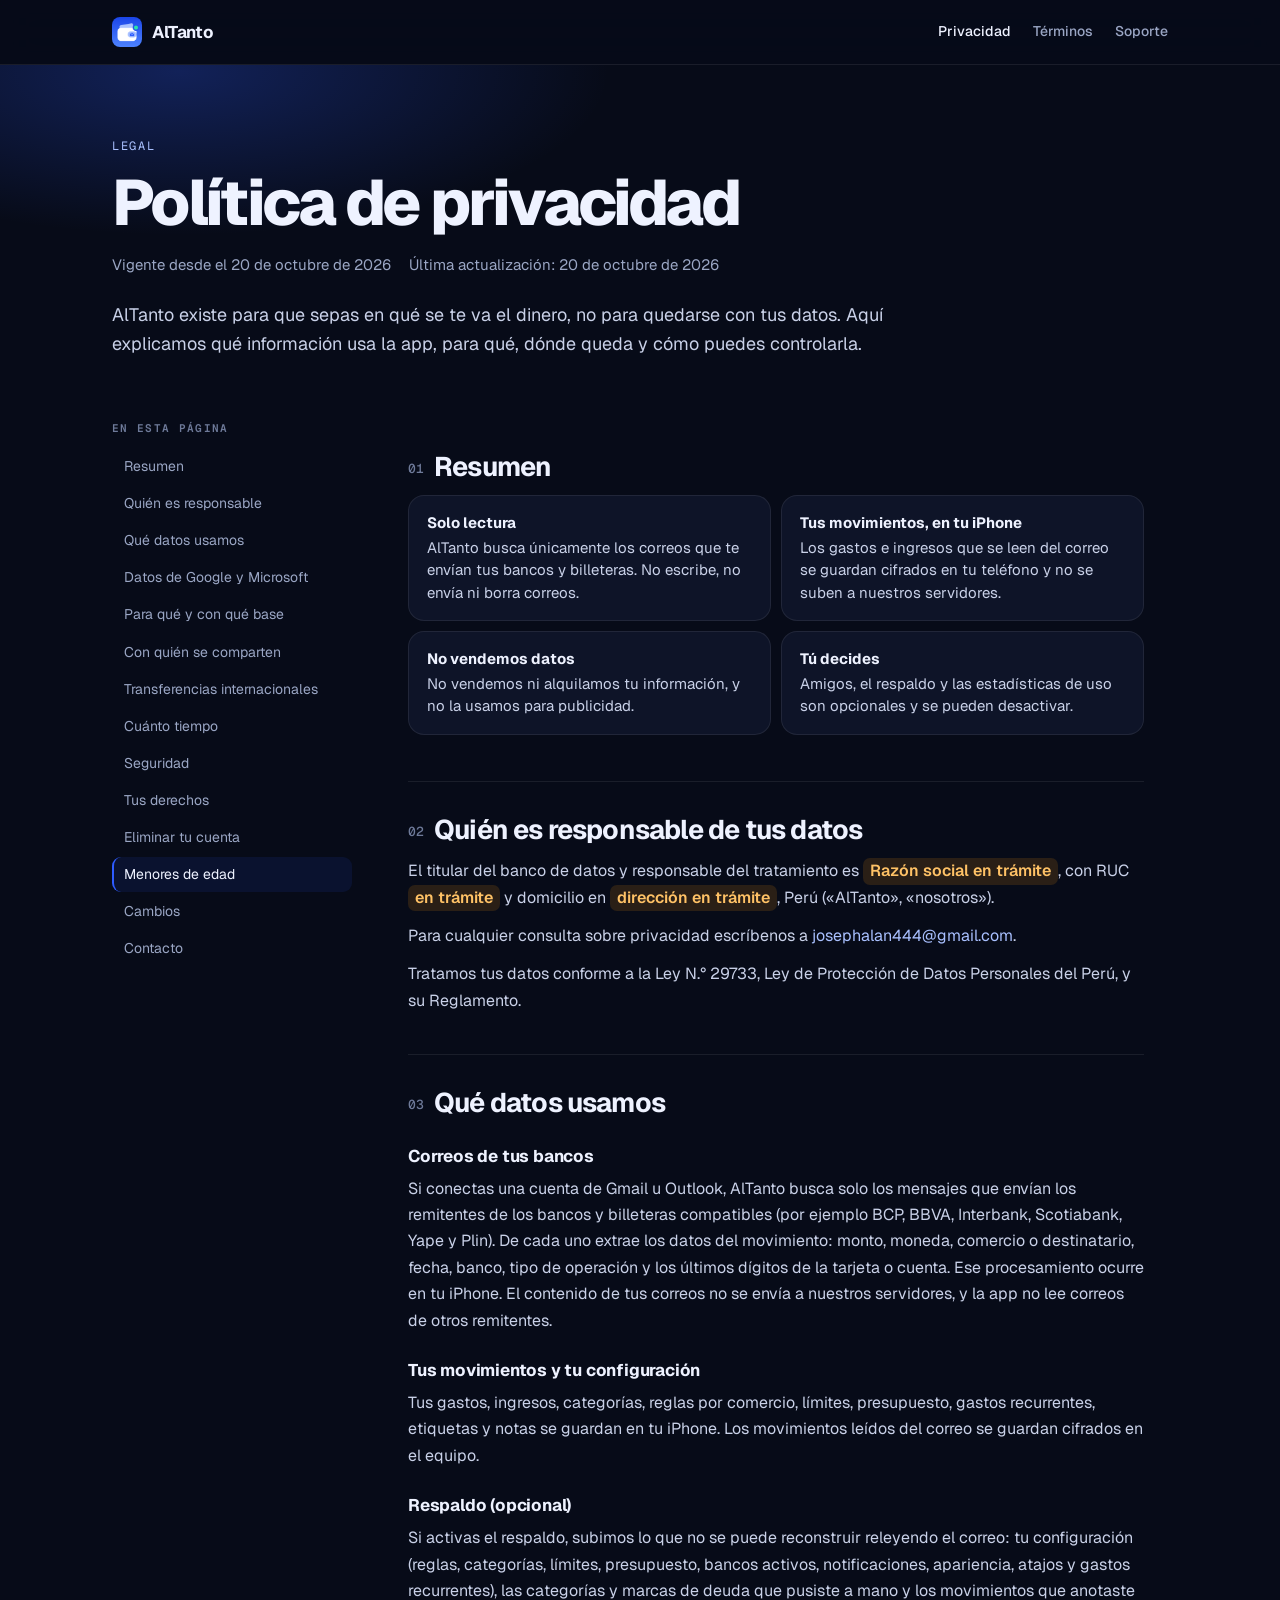
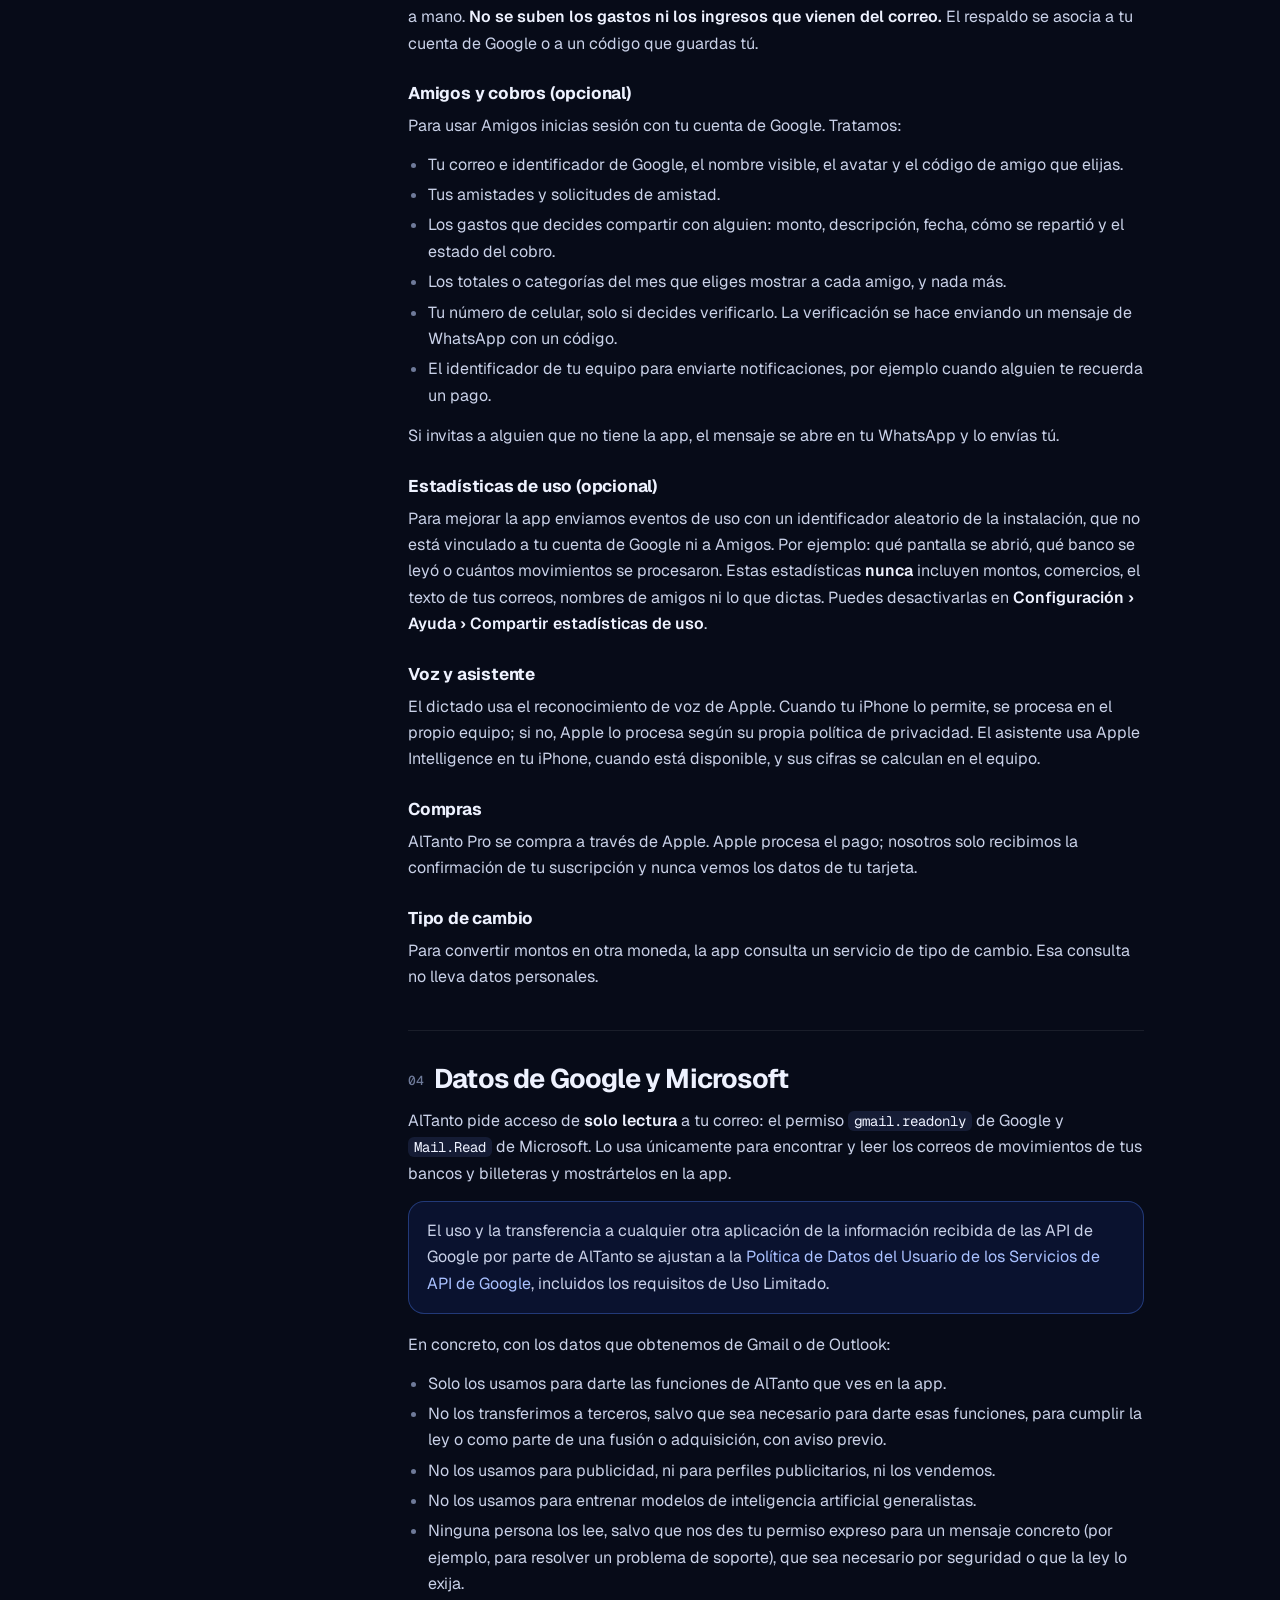
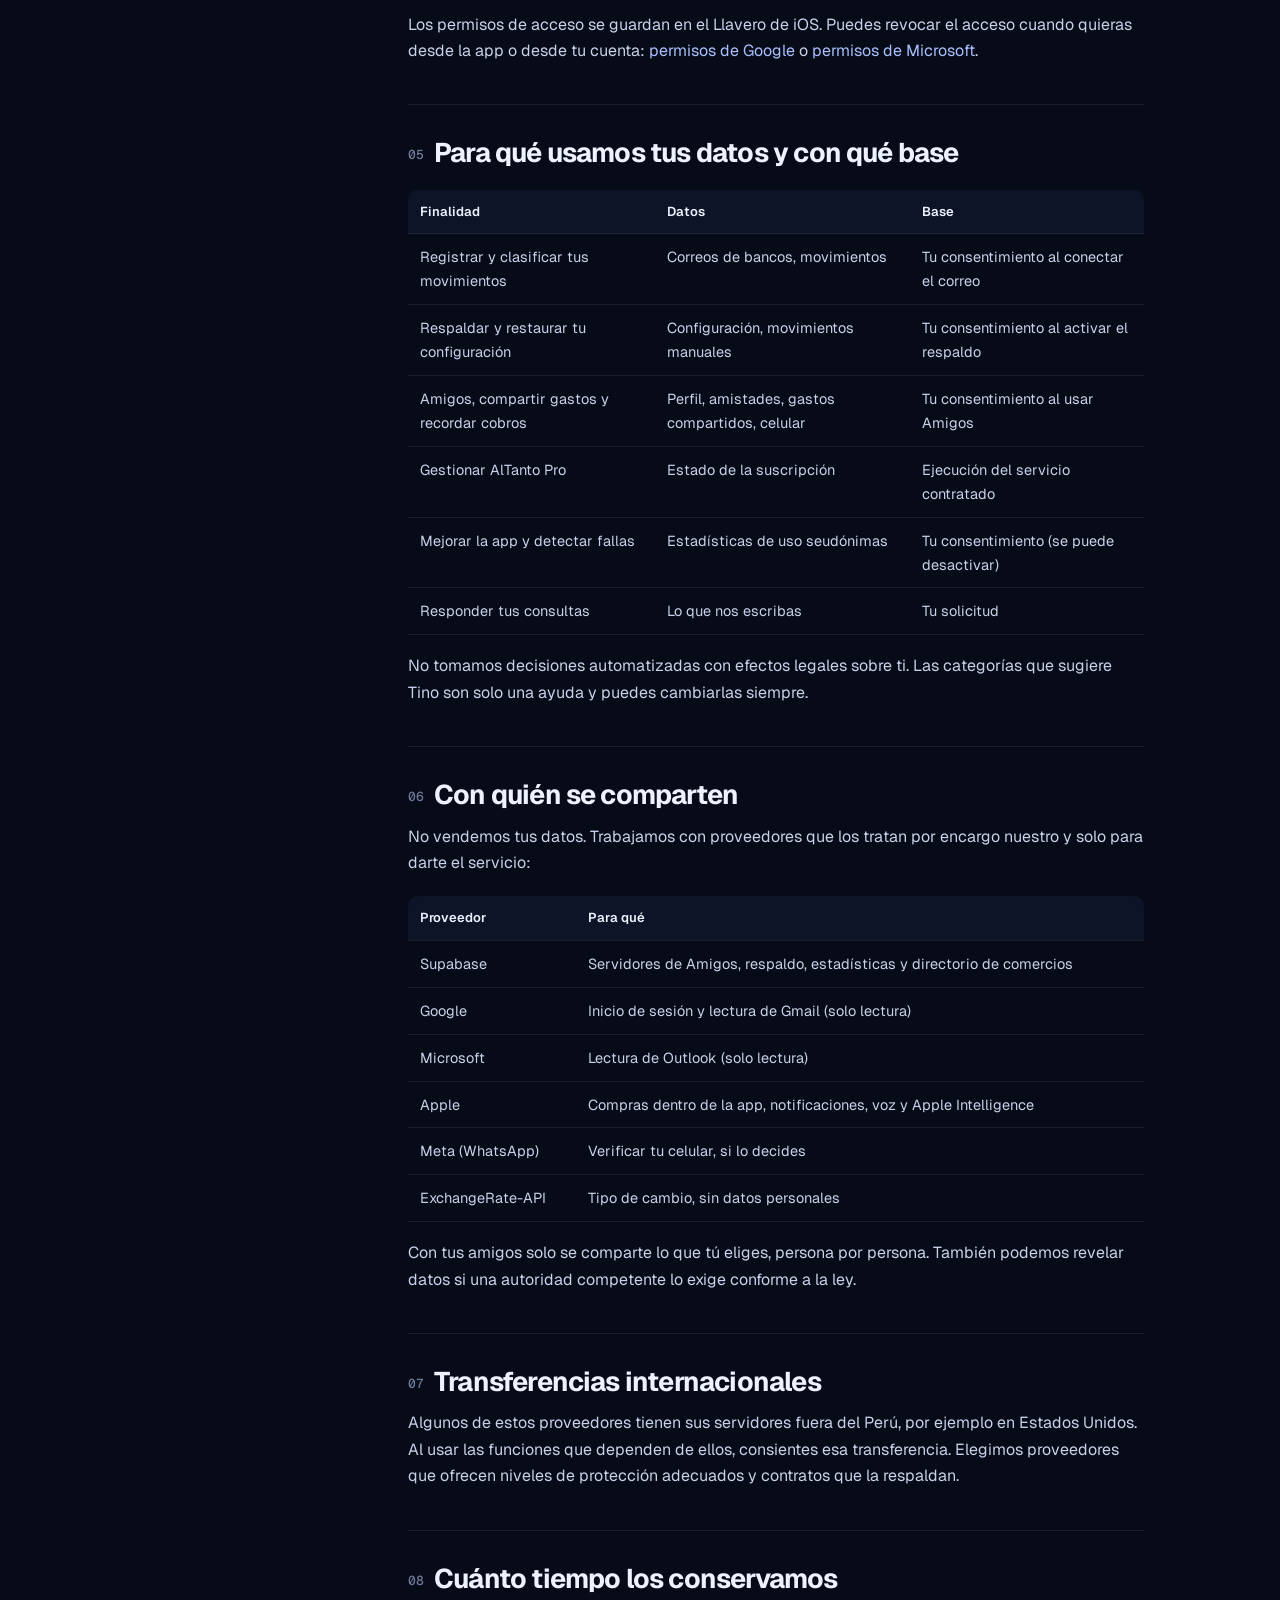
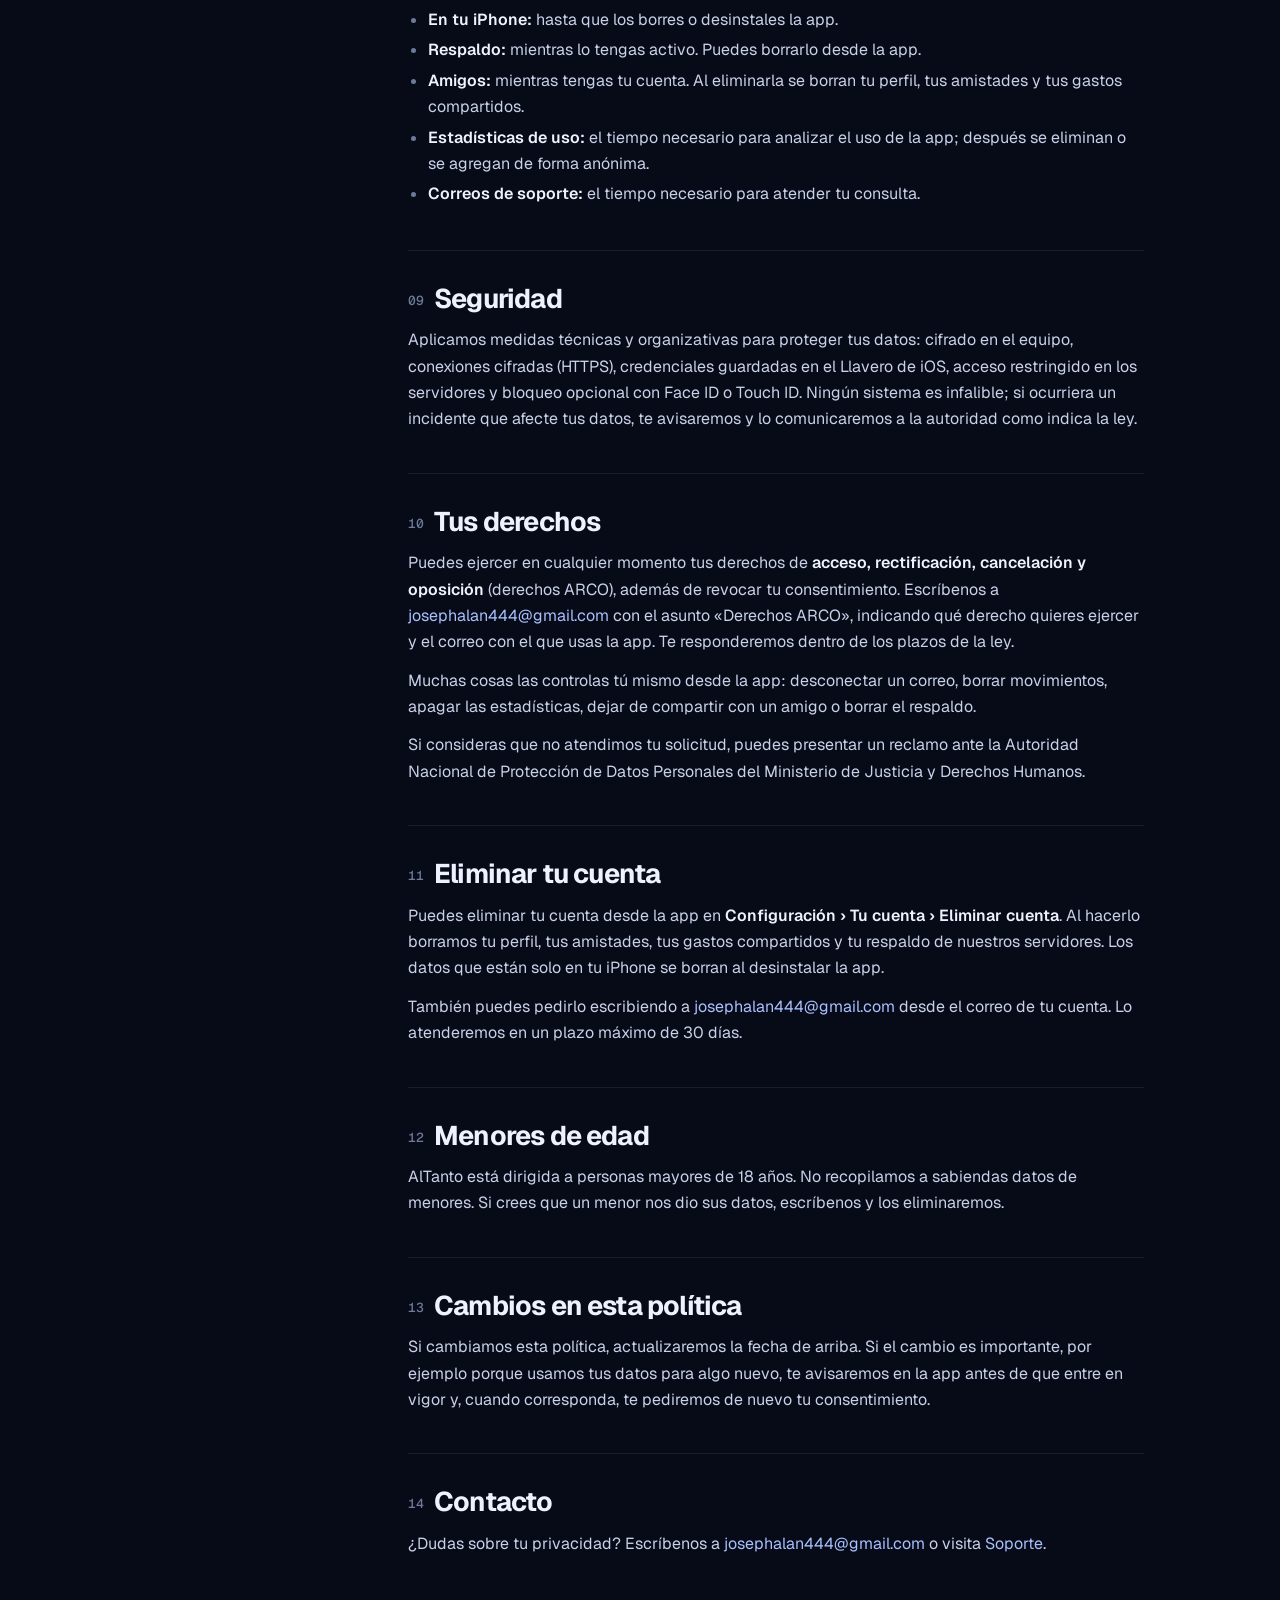
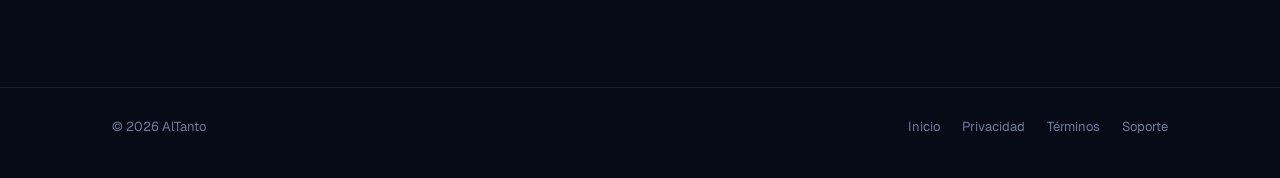
<file: privacidad/index.html>
<!DOCTYPE html>
<html lang="es-PE">
<head>
<meta charset="utf-8">
<meta name="viewport" content="width=device-width, initial-scale=1">
<title>Política de privacidad — AlTanto</title>
<meta name="description" content="Qué datos usa AlTanto, para qué, dónde se guardan y cómo ejercer tus derechos.">
<link rel="icon" type="image/png" sizes="32x32" href="../assets/favicon-32.png">
<link rel="apple-touch-icon" href="../assets/apple-touch-icon.png">
<meta name="theme-color" content="#070B18">
<link rel="preconnect" href="https://fonts.googleapis.com">
<link rel="preconnect" href="https://fonts.gstatic.com" crossorigin>
<link rel="stylesheet" href="https://fonts.googleapis.com/css2?family=Geist:wght@400;500;600;700;800&family=Geist+Mono:wght@500;600&display=swap">
<link rel="stylesheet" href="../assets/legal.css">
</head>
<body>

<header class="nav">
  <div class="wrap">
    <a class="brand" href="../"><img src="../assets/icon-192.png" alt=""><span>AlTanto</span></a>
    <nav aria-label="Legal">
      <a href="../privacidad/" aria-current="page">Privacidad</a>
      <a href="../terminos/">Términos</a>
      <a href="../soporte/">Soporte</a>
    </nav>
  </div>
</header>

<div class="hero">
  <div class="wrap">
    <div class="eyebrow">Legal</div>
    <h1>Política de privacidad</h1>
    <div class="meta"><span>Vigente desde el 20 de octubre de 2026</span><span>Última actualización: 20 de octubre de 2026</span></div>
    <p class="intro">AlTanto existe para que sepas en qué se te va el dinero, no para quedarse con tus datos. Aquí explicamos qué información usa la app, para qué, dónde queda y cómo puedes controlarla.</p>
  </div>
</div>

<div class="wrap layout">
  <aside class="toc" aria-label="Índice">
    <b>En esta página</b>
    <ol>
      <li><a href="#resumen">Resumen</a></li>
      <li><a href="#titular">Quién es responsable</a></li>
      <li><a href="#datos">Qué datos usamos</a></li>
      <li><a href="#google">Datos de Google y Microsoft</a></li>
      <li><a href="#finalidad">Para qué y con qué base</a></li>
      <li><a href="#terceros">Con quién se comparten</a></li>
      <li><a href="#transferencias">Transferencias internacionales</a></li>
      <li><a href="#conservacion">Cuánto tiempo</a></li>
      <li><a href="#seguridad">Seguridad</a></li>
      <li><a href="#derechos">Tus derechos</a></li>
      <li><a href="#eliminar">Eliminar tu cuenta</a></li>
      <li><a href="#menores">Menores de edad</a></li>
      <li><a href="#cambios">Cambios</a></li>
      <li><a href="#contacto">Contacto</a></li>
    </ol>
  </aside>

  <main class="doc">
    <section id="resumen">
      <h2><span class="n">01</span>Resumen</h2>
      <div class="summary">
        <div><b>Solo lectura</b>AlTanto busca únicamente los correos que te envían tus bancos y billeteras. No escribe, no envía ni borra correos.</div>
        <div><b>Tus movimientos, en tu iPhone</b>Los gastos e ingresos que se leen del correo se guardan cifrados en tu teléfono y no se suben a nuestros servidores.</div>
        <div><b>No vendemos datos</b>No vendemos ni alquilamos tu información, y no la usamos para publicidad.</div>
        <div><b>Tú decides</b>Amigos, el respaldo y las estadísticas de uso son opcionales y se pueden desactivar.</div>
      </div>
    </section>

    <section id="titular">
      <h2><span class="n">02</span>Quién es responsable de tus datos</h2>
      <p>El titular del banco de datos y responsable del tratamiento es <strong><span class="pending">Razón social en trámite</span></strong>, con RUC <span class="pending">en trámite</span> y domicilio en <span class="pending">dirección en trámite</span>, Perú («AlTanto», «nosotros»).</p>
      <p>Para cualquier consulta sobre privacidad escríbenos a <a href="mailto:josephalan444@gmail.com">josephalan444@gmail.com</a>.</p>
      <p>Tratamos tus datos conforme a la Ley N.° 29733, Ley de Protección de Datos Personales del Perú, y su Reglamento.</p>
    </section>

    <section id="datos">
      <h2><span class="n">03</span>Qué datos usamos</h2>

      <h3>Correos de tus bancos</h3>
      <p>Si conectas una cuenta de Gmail u Outlook, AlTanto busca solo los mensajes que envían los remitentes de los bancos y billeteras compatibles (por ejemplo BCP, BBVA, Interbank, Scotiabank, Yape y Plin). De cada uno extrae los datos del movimiento: monto, moneda, comercio o destinatario, fecha, banco, tipo de operación y los últimos dígitos de la tarjeta o cuenta. Ese procesamiento ocurre en tu iPhone. El contenido de tus correos no se envía a nuestros servidores, y la app no lee correos de otros remitentes.</p>

      <h3>Tus movimientos y tu configuración</h3>
      <p>Tus gastos, ingresos, categorías, reglas por comercio, límites, presupuesto, gastos recurrentes, etiquetas y notas se guardan en tu iPhone. Los movimientos leídos del correo se guardan cifrados en el equipo.</p>

      <h3>Respaldo (opcional)</h3>
      <p>Si activas el respaldo, subimos lo que no se puede reconstruir releyendo el correo: tu configuración (reglas, categorías, límites, presupuesto, bancos activos, notificaciones, apariencia, atajos y gastos recurrentes), las categorías y marcas de deuda que pusiste a mano y los movimientos que anotaste a mano. <strong>No se suben los gastos ni los ingresos que vienen del correo.</strong> El respaldo se asocia a tu cuenta de Google o a un código que guardas tú.</p>

      <h3>Amigos y cobros (opcional)</h3>
      <p>Para usar Amigos inicias sesión con tu cuenta de Google. Tratamos:</p>
      <ul>
        <li>Tu correo e identificador de Google, el nombre visible, el avatar y el código de amigo que elijas.</li>
        <li>Tus amistades y solicitudes de amistad.</li>
        <li>Los gastos que decides compartir con alguien: monto, descripción, fecha, cómo se repartió y el estado del cobro.</li>
        <li>Los totales o categorías del mes que eliges mostrar a cada amigo, y nada más.</li>
        <li>Tu número de celular, solo si decides verificarlo. La verificación se hace enviando un mensaje de WhatsApp con un código.</li>
        <li>El identificador de tu equipo para enviarte notificaciones, por ejemplo cuando alguien te recuerda un pago.</li>
      </ul>
      <p>Si invitas a alguien que no tiene la app, el mensaje se abre en tu WhatsApp y lo envías tú.</p>

      <h3>Estadísticas de uso (opcional)</h3>
      <p>Para mejorar la app enviamos eventos de uso con un identificador aleatorio de la instalación, que no está vinculado a tu cuenta de Google ni a Amigos. Por ejemplo: qué pantalla se abrió, qué banco se leyó o cuántos movimientos se procesaron. Estas estadísticas <strong>nunca</strong> incluyen montos, comercios, el texto de tus correos, nombres de amigos ni lo que dictas. Puedes desactivarlas en <strong>Configuración › Ayuda › Compartir estadísticas de uso</strong>.</p>

      <h3>Voz y asistente</h3>
      <p>El dictado usa el reconocimiento de voz de Apple. Cuando tu iPhone lo permite, se procesa en el propio equipo; si no, Apple lo procesa según su propia política de privacidad. El asistente usa Apple Intelligence en tu iPhone, cuando está disponible, y sus cifras se calculan en el equipo.</p>

      <h3>Compras</h3>
      <p>AlTanto Pro se compra a través de Apple. Apple procesa el pago; nosotros solo recibimos la confirmación de tu suscripción y nunca vemos los datos de tu tarjeta.</p>

      <h3>Tipo de cambio</h3>
      <p>Para convertir montos en otra moneda, la app consulta un servicio de tipo de cambio. Esa consulta no lleva datos personales.</p>
    </section>

    <section id="google">
      <h2><span class="n">04</span>Datos de Google y Microsoft</h2>
      <p>AlTanto pide acceso de <strong>solo lectura</strong> a tu correo: el permiso <code>gmail.readonly</code> de Google y <code>Mail.Read</code> de Microsoft. Lo usa únicamente para encontrar y leer los correos de movimientos de tus bancos y billeteras y mostrártelos en la app.</p>
      <div class="callout">
        <p>El uso y la transferencia a cualquier otra aplicación de la información recibida de las API de Google por parte de AlTanto se ajustan a la <a href="https://developers.google.com/terms/api-services-user-data-policy" rel="noopener">Política de Datos del Usuario de los Servicios de API de Google</a>, incluidos los requisitos de Uso Limitado.</p>
      </div>
      <p>En concreto, con los datos que obtenemos de Gmail o de Outlook:</p>
      <ul>
        <li>Solo los usamos para darte las funciones de AlTanto que ves en la app.</li>
        <li>No los transferimos a terceros, salvo que sea necesario para darte esas funciones, para cumplir la ley o como parte de una fusión o adquisición, con aviso previo.</li>
        <li>No los usamos para publicidad, ni para perfiles publicitarios, ni los vendemos.</li>
        <li>No los usamos para entrenar modelos de inteligencia artificial generalistas.</li>
        <li>Ninguna persona los lee, salvo que nos des tu permiso expreso para un mensaje concreto (por ejemplo, para resolver un problema de soporte), que sea necesario por seguridad o que la ley lo exija.</li>
      </ul>
      <p>Los permisos de acceso se guardan en el Llavero de iOS. Puedes revocar el acceso cuando quieras desde la app o desde tu cuenta: <a href="https://myaccount.google.com/permissions" rel="noopener">permisos de Google</a> o <a href="https://account.live.com/consent/Manage" rel="noopener">permisos de Microsoft</a>.</p>
    </section>

    <section id="finalidad">
      <h2><span class="n">05</span>Para qué usamos tus datos y con qué base</h2>
      <div class="tscroll"><table>
        <thead><tr><th>Finalidad</th><th>Datos</th><th>Base</th></tr></thead>
        <tbody>
          <tr><td>Registrar y clasificar tus movimientos</td><td>Correos de bancos, movimientos</td><td>Tu consentimiento al conectar el correo</td></tr>
          <tr><td>Respaldar y restaurar tu configuración</td><td>Configuración, movimientos manuales</td><td>Tu consentimiento al activar el respaldo</td></tr>
          <tr><td>Amigos, compartir gastos y recordar cobros</td><td>Perfil, amistades, gastos compartidos, celular</td><td>Tu consentimiento al usar Amigos</td></tr>
          <tr><td>Gestionar AlTanto Pro</td><td>Estado de la suscripción</td><td>Ejecución del servicio contratado</td></tr>
          <tr><td>Mejorar la app y detectar fallas</td><td>Estadísticas de uso seudónimas</td><td>Tu consentimiento (se puede desactivar)</td></tr>
          <tr><td>Responder tus consultas</td><td>Lo que nos escribas</td><td>Tu solicitud</td></tr>
        </tbody>
      </table></div>
      <p>No tomamos decisiones automatizadas con efectos legales sobre ti. Las categorías que sugiere Tino son solo una ayuda y puedes cambiarlas siempre.</p>
    </section>

    <section id="terceros">
      <h2><span class="n">06</span>Con quién se comparten</h2>
      <p>No vendemos tus datos. Trabajamos con proveedores que los tratan por encargo nuestro y solo para darte el servicio:</p>
      <div class="tscroll"><table>
        <thead><tr><th>Proveedor</th><th>Para qué</th></tr></thead>
        <tbody>
          <tr><td>Supabase</td><td>Servidores de Amigos, respaldo, estadísticas y directorio de comercios</td></tr>
          <tr><td>Google</td><td>Inicio de sesión y lectura de Gmail (solo lectura)</td></tr>
          <tr><td>Microsoft</td><td>Lectura de Outlook (solo lectura)</td></tr>
          <tr><td>Apple</td><td>Compras dentro de la app, notificaciones, voz y Apple Intelligence</td></tr>
          <tr><td>Meta (WhatsApp)</td><td>Verificar tu celular, si lo decides</td></tr>
          <tr><td>ExchangeRate-API</td><td>Tipo de cambio, sin datos personales</td></tr>
        </tbody>
      </table></div>
      <p>Con tus amigos solo se comparte lo que tú eliges, persona por persona. También podemos revelar datos si una autoridad competente lo exige conforme a la ley.</p>
    </section>

    <section id="transferencias">
      <h2><span class="n">07</span>Transferencias internacionales</h2>
      <p>Algunos de estos proveedores tienen sus servidores fuera del Perú, por ejemplo en Estados Unidos. Al usar las funciones que dependen de ellos, consientes esa transferencia. Elegimos proveedores que ofrecen niveles de protección adecuados y contratos que la respaldan.</p>
    </section>

    <section id="conservacion">
      <h2><span class="n">08</span>Cuánto tiempo los conservamos</h2>
      <ul>
        <li><strong>En tu iPhone:</strong> hasta que los borres o desinstales la app.</li>
        <li><strong>Respaldo:</strong> mientras lo tengas activo. Puedes borrarlo desde la app.</li>
        <li><strong>Amigos:</strong> mientras tengas tu cuenta. Al eliminarla se borran tu perfil, tus amistades y tus gastos compartidos.</li>
        <li><strong>Estadísticas de uso:</strong> el tiempo necesario para analizar el uso de la app; después se eliminan o se agregan de forma anónima.</li>
        <li><strong>Correos de soporte:</strong> el tiempo necesario para atender tu consulta.</li>
      </ul>
    </section>

    <section id="seguridad">
      <h2><span class="n">09</span>Seguridad</h2>
      <p>Aplicamos medidas técnicas y organizativas para proteger tus datos: cifrado en el equipo, conexiones cifradas (HTTPS), credenciales guardadas en el Llavero de iOS, acceso restringido en los servidores y bloqueo opcional con Face ID o Touch ID. Ningún sistema es infalible; si ocurriera un incidente que afecte tus datos, te avisaremos y lo comunicaremos a la autoridad como indica la ley.</p>
    </section>

    <section id="derechos">
      <h2><span class="n">10</span>Tus derechos</h2>
      <p>Puedes ejercer en cualquier momento tus derechos de <strong>acceso, rectificación, cancelación y oposición</strong> (derechos ARCO), además de revocar tu consentimiento. Escríbenos a <a href="mailto:josephalan444@gmail.com">josephalan444@gmail.com</a> con el asunto «Derechos ARCO», indicando qué derecho quieres ejercer y el correo con el que usas la app. Te responderemos dentro de los plazos de la ley.</p>
      <p>Muchas cosas las controlas tú mismo desde la app: desconectar un correo, borrar movimientos, apagar las estadísticas, dejar de compartir con un amigo o borrar el respaldo.</p>
      <p>Si consideras que no atendimos tu solicitud, puedes presentar un reclamo ante la Autoridad Nacional de Protección de Datos Personales del Ministerio de Justicia y Derechos Humanos.</p>
    </section>

    <section id="eliminar">
      <h2><span class="n">11</span>Eliminar tu cuenta</h2>
      <p>Puedes eliminar tu cuenta desde la app en <strong>Configuración › Tu cuenta › Eliminar cuenta</strong>. Al hacerlo borramos tu perfil, tus amistades, tus gastos compartidos y tu respaldo de nuestros servidores. Los datos que están solo en tu iPhone se borran al desinstalar la app.</p>
      <p>También puedes pedirlo escribiendo a <a href="mailto:josephalan444@gmail.com?subject=Eliminar%20mi%20cuenta">josephalan444@gmail.com</a> desde el correo de tu cuenta. Lo atenderemos en un plazo máximo de 30 días.</p>
    </section>

    <section id="menores">
      <h2><span class="n">12</span>Menores de edad</h2>
      <p>AlTanto está dirigida a personas mayores de 18 años. No recopilamos a sabiendas datos de menores. Si crees que un menor nos dio sus datos, escríbenos y los eliminaremos.</p>
    </section>

    <section id="cambios">
      <h2><span class="n">13</span>Cambios en esta política</h2>
      <p>Si cambiamos esta política, actualizaremos la fecha de arriba. Si el cambio es importante, por ejemplo porque usamos tus datos para algo nuevo, te avisaremos en la app antes de que entre en vigor y, cuando corresponda, te pediremos de nuevo tu consentimiento.</p>
    </section>

    <section id="contacto">
      <h2><span class="n">14</span>Contacto</h2>
      <p>¿Dudas sobre tu privacidad? Escríbenos a <a href="mailto:josephalan444@gmail.com">josephalan444@gmail.com</a> o visita <a href="../soporte/">Soporte</a>.</p>
    </section>
  </main>
</div>

<footer>
  <div class="wrap">
    <span>© 2026 AlTanto</span>
    <nav aria-label="Legal"><a href="../">Inicio</a><a href="../privacidad/">Privacidad</a><a href="../terminos/">Términos</a><a href="../soporte/">Soporte</a></nav>
  </div>
</footer>
<script src="../assets/legal.js"></script>
</body>
</html>
</file>
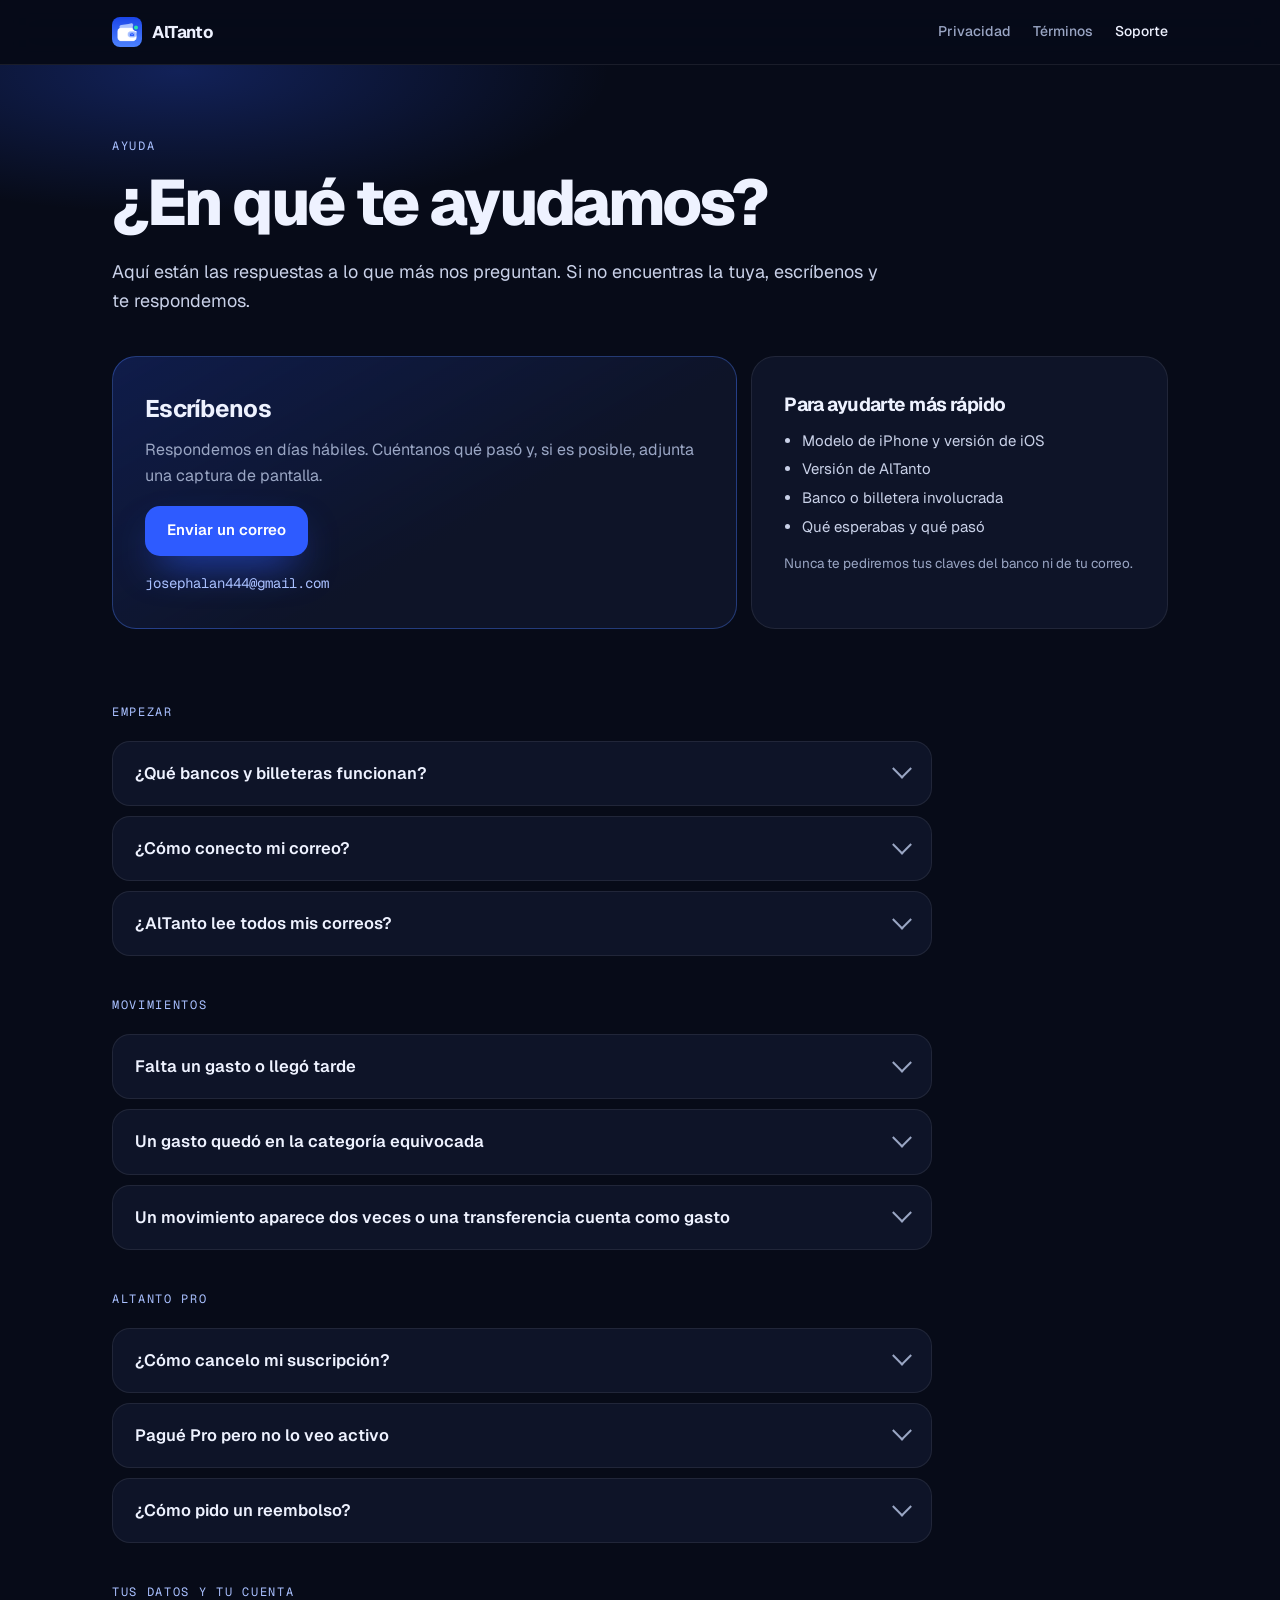
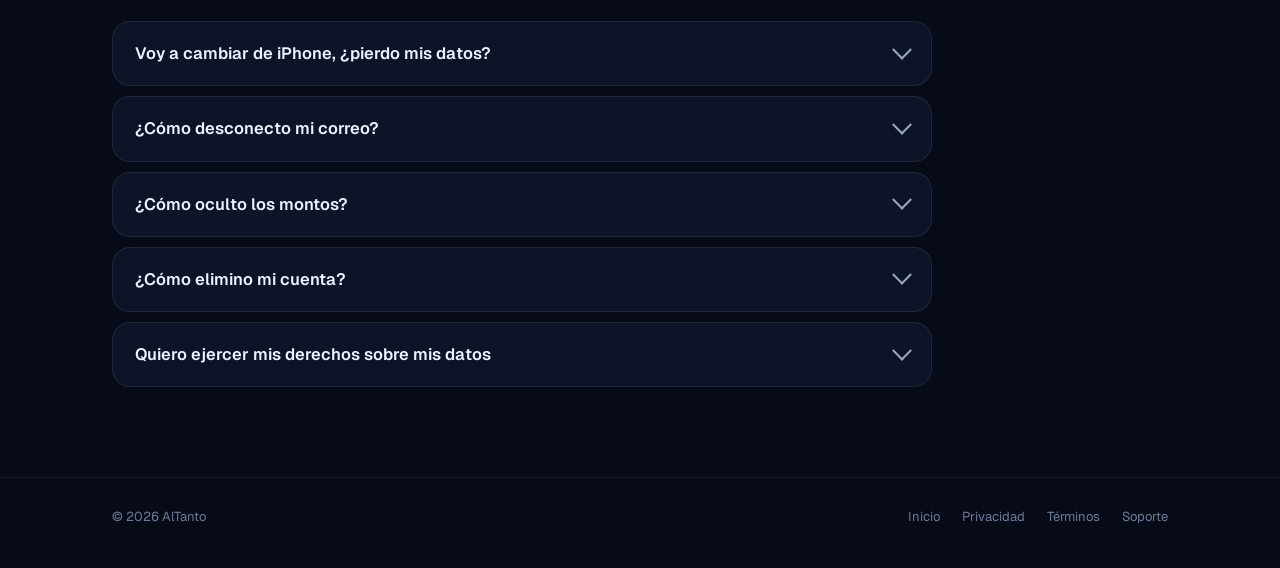
<file: soporte/index.html>
<!DOCTYPE html>
<html lang="es-PE">
<head>
<meta charset="utf-8">
<meta name="viewport" content="width=device-width, initial-scale=1">
<title>Soporte — AlTanto</title>
<meta name="description" content="Ayuda con AlTanto: conectar tu correo, bancos, clasificación, AlTanto Pro, respaldo y tu cuenta.">
<link rel="icon" type="image/png" sizes="32x32" href="../assets/favicon-32.png">
<link rel="apple-touch-icon" href="../assets/apple-touch-icon.png">
<meta name="theme-color" content="#070B18">
<link rel="preconnect" href="https://fonts.googleapis.com">
<link rel="preconnect" href="https://fonts.gstatic.com" crossorigin>
<link rel="stylesheet" href="https://fonts.googleapis.com/css2?family=Geist:wght@400;500;600;700;800&family=Geist+Mono:wght@500;600&display=swap">
<link rel="stylesheet" href="../assets/legal.css">
</head>
<body>

<header class="nav">
  <div class="wrap">
    <a class="brand" href="../"><img src="../assets/icon-192.png" alt=""><span>AlTanto</span></a>
    <nav aria-label="Legal">
      <a href="../privacidad/">Privacidad</a>
      <a href="../terminos/">Términos</a>
      <a href="../soporte/" aria-current="page">Soporte</a>
    </nav>
  </div>
</header>

<div class="hero">
  <div class="wrap">
    <div class="eyebrow">Ayuda</div>
    <h1>¿En qué te ayudamos?</h1>
    <p class="intro">Aquí están las respuestas a lo que más nos preguntan. Si no encuentras la tuya, escríbenos y te respondemos.</p>
  </div>
</div>

<main class="wrap" style="padding-bottom:90px">
  <div class="contact">
    <div class="ccard main">
      <h2>Escríbenos</h2>
      <p>Respondemos en días hábiles. Cuéntanos qué pasó y, si es posible, adjunta una captura de pantalla.</p>
      <a class="btn" href="mailto:josephalan444@gmail.com?subject=Soporte%20AlTanto">Enviar un correo</a>
      <p style="margin:14px 0 0"><span class="mail">josephalan444@gmail.com</span></p>
    </div>
    <div class="ccard">
      <h2 style="font-size:19px">Para ayudarte más rápido</h2>
      <ul>
        <li>Modelo de iPhone y versión de iOS</li>
        <li>Versión de AlTanto</li>
        <li>Banco o billetera involucrada</li>
        <li>Qué esperabas y qué pasó</li>
      </ul>
      <p style="margin:12px 0 0;font-size:13.5px">Nunca te pediremos tus claves del banco ni de tu correo.</p>
    </div>
  </div>

  <div class="topics">
    <div class="group-title">Empezar</div>
    <details>
      <summary>¿Qué bancos y billeteras funcionan?</summary>
      <div class="body"><p>BCP, BBVA, Interbank, Scotiabank (incluidas sus constancias), Yape y Plin. Para que AlTanto vea un movimiento, tu banco tiene que enviarte un correo por él: revisa en la app o en la web de tu banco que tengas activas las notificaciones por correo de consumos y transferencias.</p></div>
    </details>
    <details>
      <summary>¿Cómo conecto mi correo?</summary>
      <div class="body">
        <ol>
          <li>Abre <strong>Configuración › Correo y bancos</strong>.</li>
          <li>Elige Gmail u Outlook e inicia sesión con tu cuenta.</li>
          <li>Cuando te pida permisos, <strong>marca la casilla de lectura del correo</strong>. Sin ella, AlTanto no puede ver los avisos de tu banco.</li>
        </ol>
        <p>Puedes conectar varias cuentas: para añadir otra, elige otra cuenta en la ventana de inicio de sesión.</p>
      </div>
    </details>
    <details>
      <summary>¿AlTanto lee todos mis correos?</summary>
      <div class="body"><p>No. Solo busca los correos que envían los remitentes de tus bancos y billeteras, en modo lectura. No escribe, no envía ni borra correos. Más detalles en la <a href="../privacidad/">Política de privacidad</a>.</p></div>
    </details>

    <div class="group-title">Movimientos</div>
    <details>
      <summary>Falta un gasto o llegó tarde</summary>
      <div class="body">
        <ul>
          <li>Comprueba que el correo del banco llegó a la cuenta que conectaste (revisa también Spam y Promociones).</li>
          <li>Comprueba en <strong>Configuración › Correo y bancos</strong> que la cuenta siga conectada. Si dice que hay que volver a conectar, toca <strong>Volver a conectar</strong>.</li>
          <li>Usa <strong>Configuración › Volver a leer correos</strong> para que AlTanto revise de nuevo.</li>
          <li>Los pagos en efectivo no generan correo: anótalos manteniendo presionado el «+» y dictándolos.</li>
        </ul>
        <p>Si el correo está y aun así no aparece, escríbenos indicando el banco y el tipo de operación: puede que tu banco haya cambiado el formato.</p>
      </div>
    </details>
    <details>
      <summary>Un gasto quedó en la categoría equivocada</summary>
      <div class="body"><p>Ábrelo y elige la categoría correcta. Si activas <strong>«Los que lleguen»</strong>, AlTanto crea una regla y lo próximo de ese comercio entrará ya clasificado; con <strong>«Los anteriores»</strong> también se corrigen los pendientes. Tus reglas están en <strong>Configuración › Presupuesto y categorías</strong>, donde puedes deslizar una para borrarla.</p></div>
    </details>
    <details>
      <summary>Un movimiento aparece dos veces o una transferencia cuenta como gasto</summary>
      <div class="body"><p>Marca tus cuentas propias para que lo que mueves entre ellas se registre como traslado y no como gasto. Si ves un duplicado, escríbenos con el banco y la fecha para revisarlo.</p></div>
    </details>

    <div class="group-title">AlTanto Pro</div>
    <details>
      <summary>¿Cómo cancelo mi suscripción?</summary>
      <div class="body"><p>Las suscripciones las gestiona Apple. En tu iPhone ve a <strong>Ajustes › tu nombre › Suscripciones › AlTanto</strong> y toca Cancelar suscripción. Mantienes Pro hasta el final del periodo pagado. Para que no se renueve, cancela al menos 24 horas antes.</p></div>
    </details>
    <details>
      <summary>Pagué Pro pero no lo veo activo</summary>
      <div class="body"><p>Abre la pantalla de AlTanto Pro y toca <strong>Restaurar compras</strong>, con el mismo Apple ID con el que pagaste. Si sigue sin aparecer, escríbenos con la fecha de compra.</p></div>
    </details>
    <details>
      <summary>¿Cómo pido un reembolso?</summary>
      <div class="body"><p>Los reembolsos los decide Apple. Solicítalo en <a href="https://reportaproblem.apple.com" rel="noopener">reportaproblem.apple.com</a>.</p></div>
    </details>

    <div class="group-title">Tus datos y tu cuenta</div>
    <details>
      <summary>Voy a cambiar de iPhone, ¿pierdo mis datos?</summary>
      <div class="body"><p>Los movimientos del correo se vuelven a leer solos al conectar tu correo en el iPhone nuevo. Para no perder tu configuración, reglas, límites y los gastos que anotaste a mano, activa el respaldo en <strong>Configuración › Respaldo y exportación</strong> y, en el iPhone nuevo, usa <strong>Restaurar en este dispositivo</strong>.</p></div>
    </details>
    <details>
      <summary>¿Cómo desconecto mi correo?</summary>
      <div class="body"><p>En <strong>Configuración › Correo y bancos</strong>, abre la cuenta y toca <strong>Desvincular</strong>. Tus movimientos se quedan en el teléfono; solo se detiene la lectura de ese correo. También puedes revocar el acceso desde tu cuenta: <a href="https://myaccount.google.com/permissions" rel="noopener">permisos de Google</a> o <a href="https://account.live.com/consent/Manage" rel="noopener">permisos de Microsoft</a>.</p></div>
    </details>
    <details>
      <summary>¿Cómo oculto los montos?</summary>
      <div class="body"><p>Toca el ojo junto al monto del mes en el Resumen. Para que la app empiece siempre con los montos tapados, activa <strong>Ocultar montos al abrir</strong> en <strong>Configuración › Bloqueo</strong>, donde también puedes activar Face ID.</p></div>
    </details>
    <details>
      <summary>¿Cómo elimino mi cuenta?</summary>
      <div class="body"><p>En <strong>Configuración › Tu cuenta › Eliminar cuenta</strong>. Se borran de nuestros servidores tu perfil, tus amistades, tus gastos compartidos y tu respaldo. También puedes pedirlo escribiendo a <a href="mailto:josephalan444@gmail.com?subject=Eliminar%20mi%20cuenta">josephalan444@gmail.com</a> desde el correo de tu cuenta; lo atendemos en un máximo de 30 días.</p></div>
    </details>
    <details>
      <summary>Quiero ejercer mis derechos sobre mis datos</summary>
      <div class="body"><p>Escríbenos a <a href="mailto:josephalan444@gmail.com?subject=Derechos%20ARCO">josephalan444@gmail.com</a> con el asunto «Derechos ARCO» e indica qué necesitas: acceder, rectificar, cancelar u oponerte al uso de tus datos. Más información en la <a href="../privacidad/#derechos">Política de privacidad</a>.</p></div>
    </details>
  </div>
</main>

<footer>
  <div class="wrap">
    <span>© 2026 AlTanto</span>
    <nav aria-label="Legal"><a href="../">Inicio</a><a href="../privacidad/">Privacidad</a><a href="../terminos/">Términos</a><a href="../soporte/">Soporte</a></nav>
  </div>
</footer>
</body>
</html>
</file>
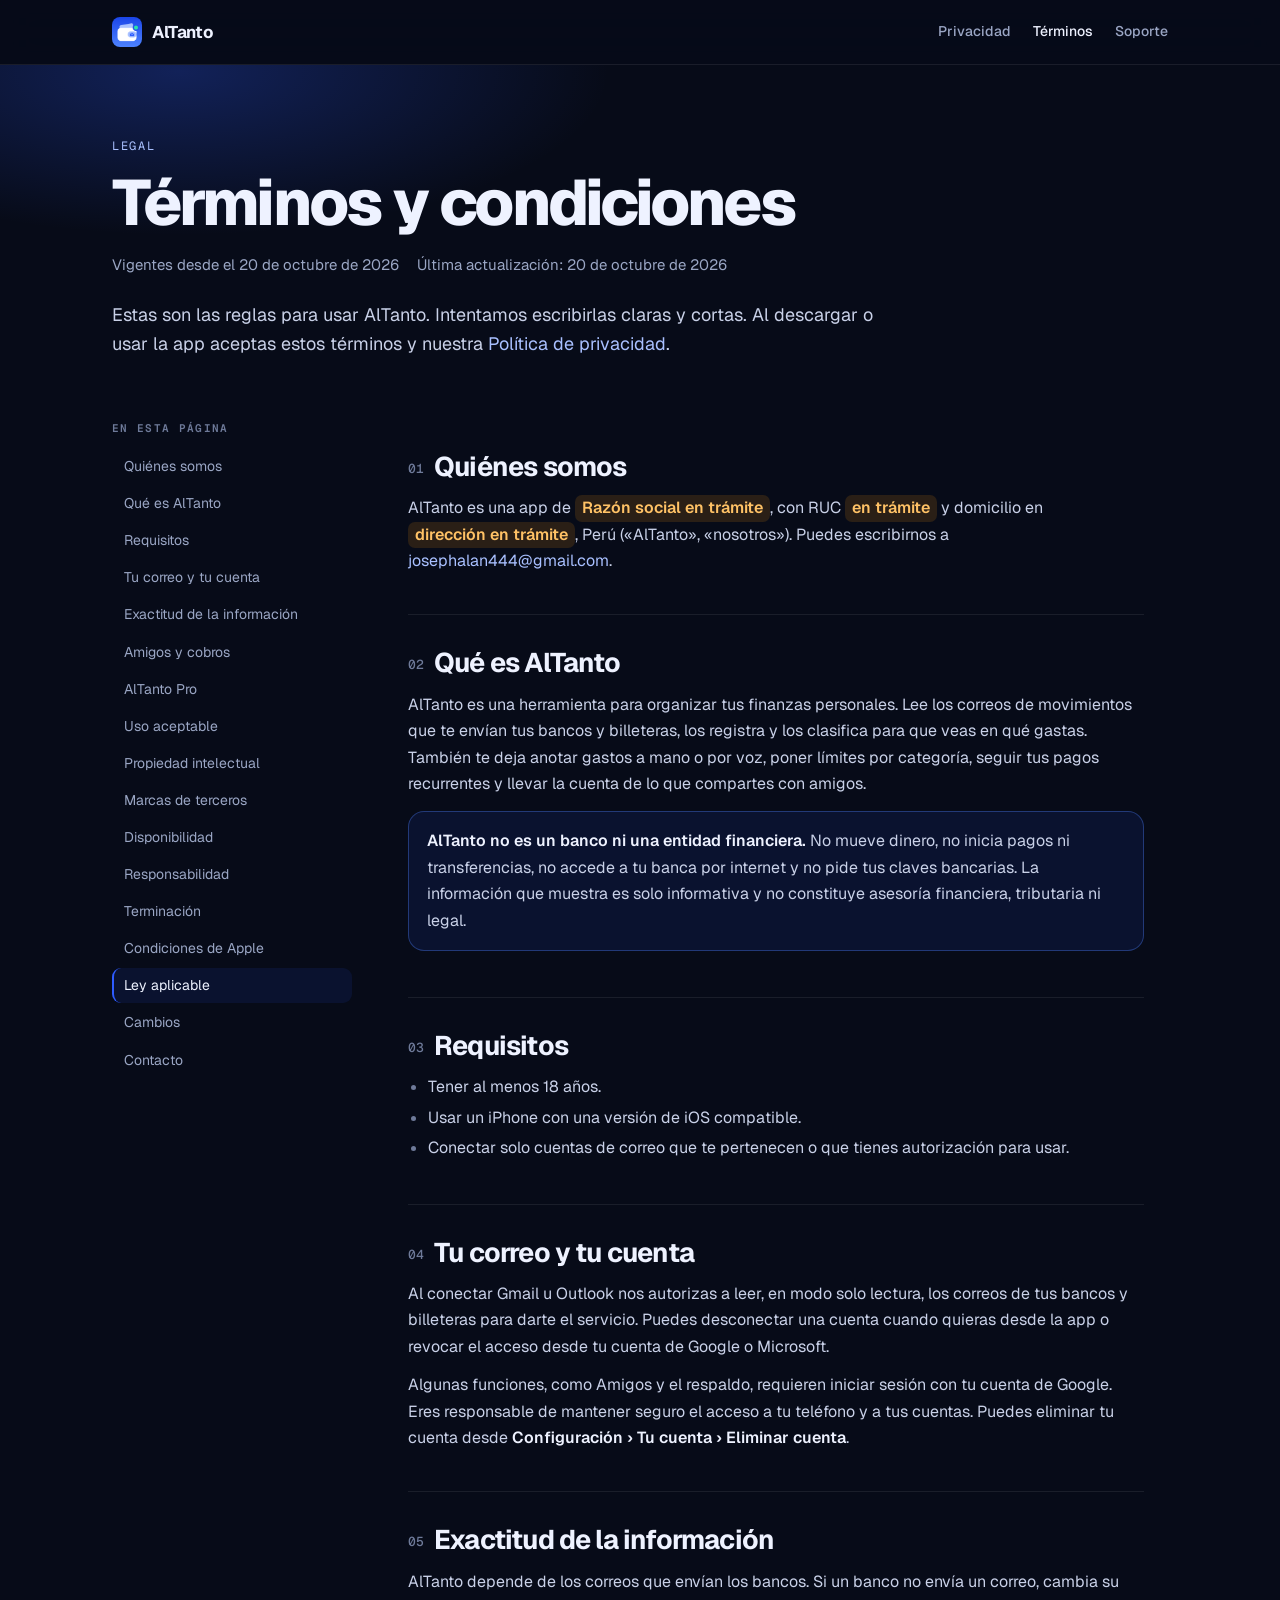
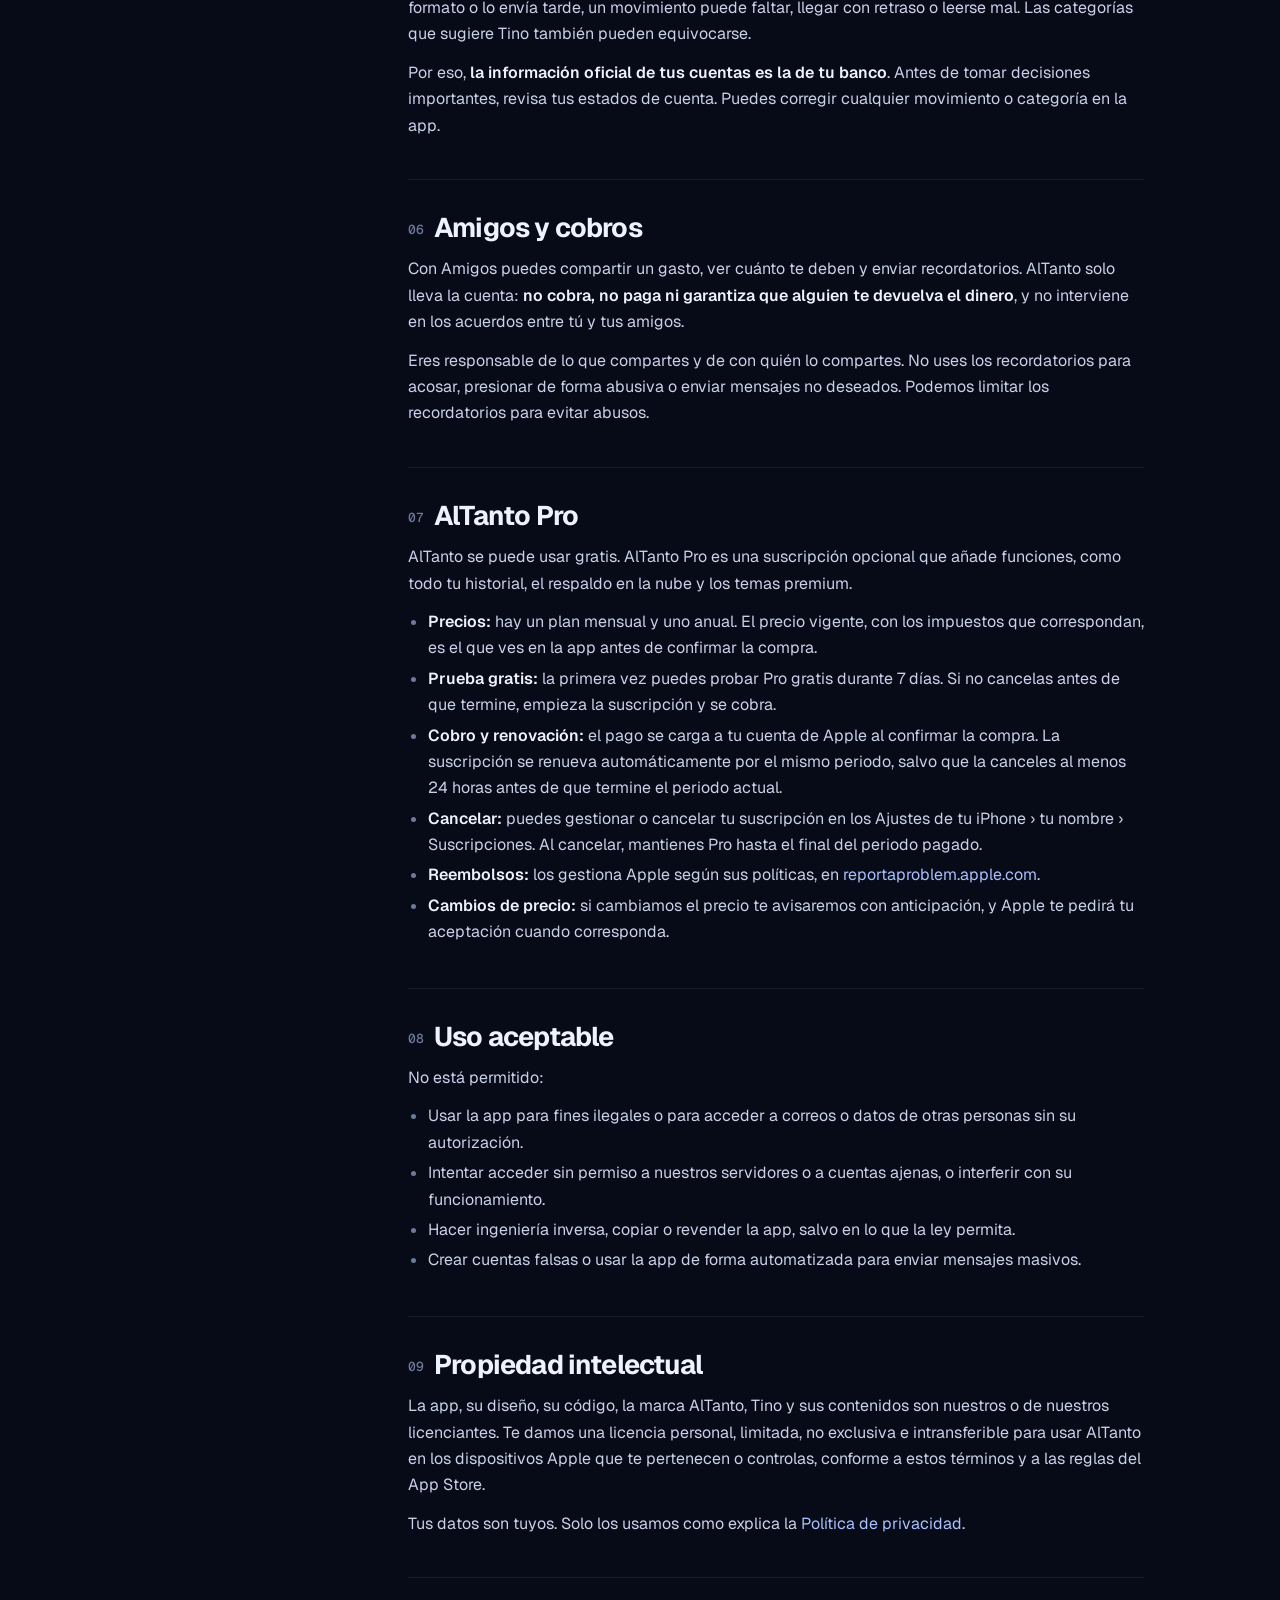
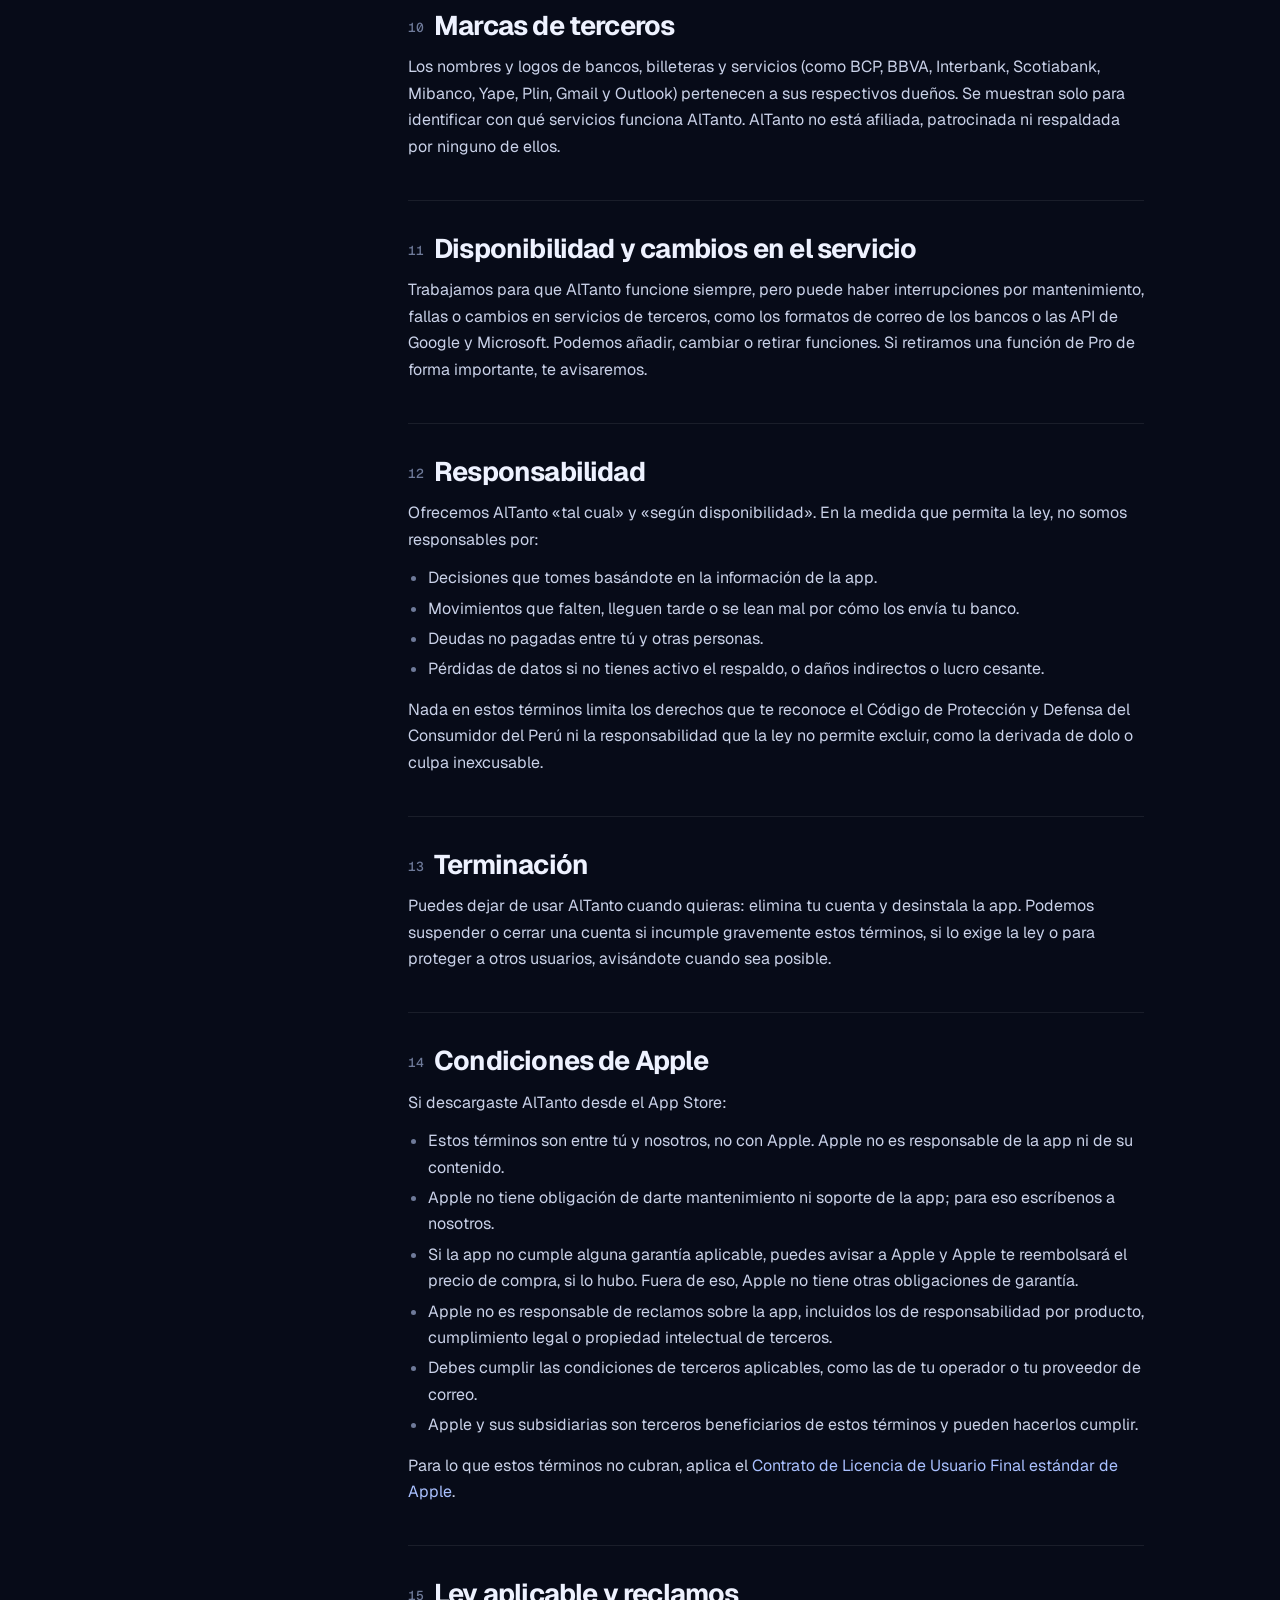
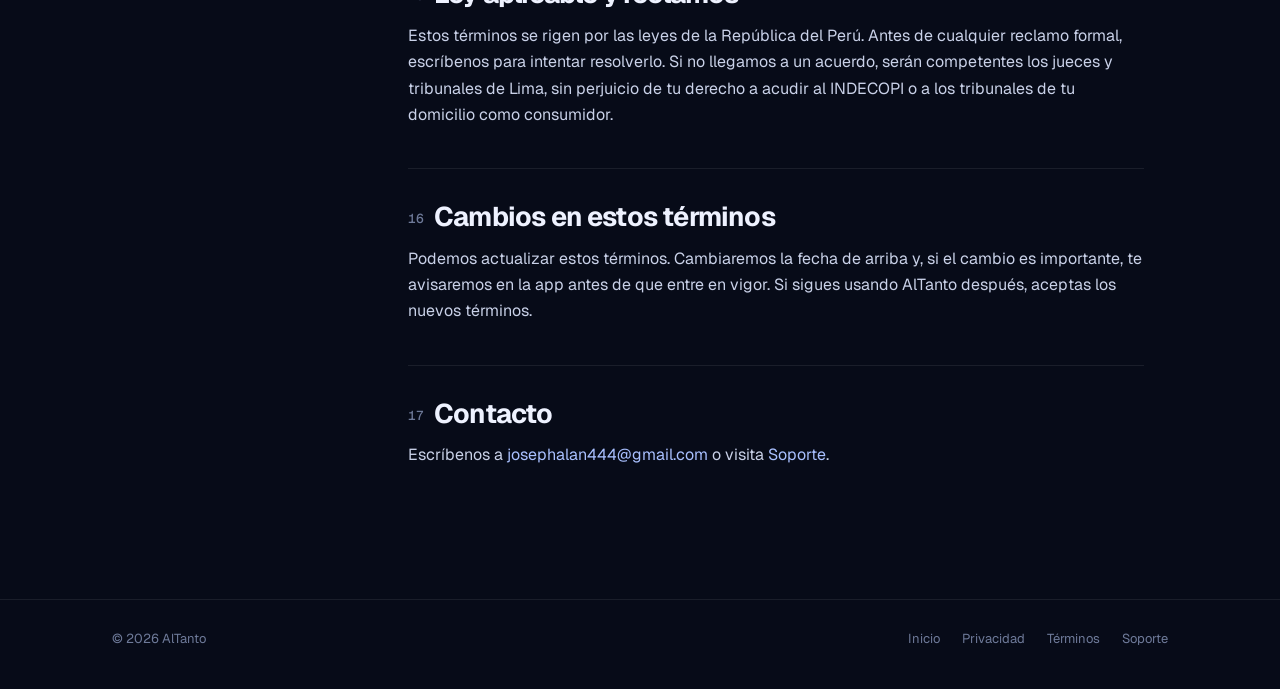
<file: terminos/index.html>
<!DOCTYPE html>
<html lang="es-PE">
<head>
<meta charset="utf-8">
<meta name="viewport" content="width=device-width, initial-scale=1">
<title>Términos y condiciones — AlTanto</title>
<meta name="description" content="Las condiciones para usar AlTanto y AlTanto Pro.">
<link rel="icon" type="image/png" sizes="32x32" href="../assets/favicon-32.png">
<link rel="apple-touch-icon" href="../assets/apple-touch-icon.png">
<meta name="theme-color" content="#070B18">
<link rel="preconnect" href="https://fonts.googleapis.com">
<link rel="preconnect" href="https://fonts.gstatic.com" crossorigin>
<link rel="stylesheet" href="https://fonts.googleapis.com/css2?family=Geist:wght@400;500;600;700;800&family=Geist+Mono:wght@500;600&display=swap">
<link rel="stylesheet" href="../assets/legal.css">
</head>
<body>

<header class="nav">
  <div class="wrap">
    <a class="brand" href="../"><img src="../assets/icon-192.png" alt=""><span>AlTanto</span></a>
    <nav aria-label="Legal">
      <a href="../privacidad/">Privacidad</a>
      <a href="../terminos/" aria-current="page">Términos</a>
      <a href="../soporte/">Soporte</a>
    </nav>
  </div>
</header>

<div class="hero">
  <div class="wrap">
    <div class="eyebrow">Legal</div>
    <h1>Términos y condiciones</h1>
    <div class="meta"><span>Vigentes desde el 20 de octubre de 2026</span><span>Última actualización: 20 de octubre de 2026</span></div>
    <p class="intro">Estas son las reglas para usar AlTanto. Intentamos escribirlas claras y cortas. Al descargar o usar la app aceptas estos términos y nuestra <a href="../privacidad/">Política de privacidad</a>.</p>
  </div>
</div>

<div class="wrap layout">
  <aside class="toc" aria-label="Índice">
    <b>En esta página</b>
    <ol>
      <li><a href="#quienes">Quiénes somos</a></li>
      <li><a href="#servicio">Qué es AlTanto</a></li>
      <li><a href="#requisitos">Requisitos</a></li>
      <li><a href="#correo">Tu correo y tu cuenta</a></li>
      <li><a href="#exactitud">Exactitud de la información</a></li>
      <li><a href="#amigos">Amigos y cobros</a></li>
      <li><a href="#pro">AlTanto Pro</a></li>
      <li><a href="#uso">Uso aceptable</a></li>
      <li><a href="#propiedad">Propiedad intelectual</a></li>
      <li><a href="#marcas">Marcas de terceros</a></li>
      <li><a href="#disponibilidad">Disponibilidad</a></li>
      <li><a href="#responsabilidad">Responsabilidad</a></li>
      <li><a href="#terminacion">Terminación</a></li>
      <li><a href="#apple">Condiciones de Apple</a></li>
      <li><a href="#ley">Ley aplicable</a></li>
      <li><a href="#cambios">Cambios</a></li>
      <li><a href="#contacto">Contacto</a></li>
    </ol>
  </aside>

  <main class="doc">
    <section id="quienes">
      <h2><span class="n">01</span>Quiénes somos</h2>
      <p>AlTanto es una app de <strong><span class="pending">Razón social en trámite</span></strong>, con RUC <span class="pending">en trámite</span> y domicilio en <span class="pending">dirección en trámite</span>, Perú («AlTanto», «nosotros»). Puedes escribirnos a <a href="mailto:josephalan444@gmail.com">josephalan444@gmail.com</a>.</p>
    </section>

    <section id="servicio">
      <h2><span class="n">02</span>Qué es AlTanto</h2>
      <p>AlTanto es una herramienta para organizar tus finanzas personales. Lee los correos de movimientos que te envían tus bancos y billeteras, los registra y los clasifica para que veas en qué gastas. También te deja anotar gastos a mano o por voz, poner límites por categoría, seguir tus pagos recurrentes y llevar la cuenta de lo que compartes con amigos.</p>
      <div class="callout">
        <p><strong>AlTanto no es un banco ni una entidad financiera.</strong> No mueve dinero, no inicia pagos ni transferencias, no accede a tu banca por internet y no pide tus claves bancarias. La información que muestra es solo informativa y no constituye asesoría financiera, tributaria ni legal.</p>
      </div>
    </section>

    <section id="requisitos">
      <h2><span class="n">03</span>Requisitos</h2>
      <ul>
        <li>Tener al menos 18 años.</li>
        <li>Usar un iPhone con una versión de iOS compatible.</li>
        <li>Conectar solo cuentas de correo que te pertenecen o que tienes autorización para usar.</li>
      </ul>
    </section>

    <section id="correo">
      <h2><span class="n">04</span>Tu correo y tu cuenta</h2>
      <p>Al conectar Gmail u Outlook nos autorizas a leer, en modo solo lectura, los correos de tus bancos y billeteras para darte el servicio. Puedes desconectar una cuenta cuando quieras desde la app o revocar el acceso desde tu cuenta de Google o Microsoft.</p>
      <p>Algunas funciones, como Amigos y el respaldo, requieren iniciar sesión con tu cuenta de Google. Eres responsable de mantener seguro el acceso a tu teléfono y a tus cuentas. Puedes eliminar tu cuenta desde <strong>Configuración › Tu cuenta › Eliminar cuenta</strong>.</p>
    </section>

    <section id="exactitud">
      <h2><span class="n">05</span>Exactitud de la información</h2>
      <p>AlTanto depende de los correos que envían los bancos. Si un banco no envía un correo, cambia su formato o lo envía tarde, un movimiento puede faltar, llegar con retraso o leerse mal. Las categorías que sugiere Tino también pueden equivocarse.</p>
      <p>Por eso, <strong>la información oficial de tus cuentas es la de tu banco</strong>. Antes de tomar decisiones importantes, revisa tus estados de cuenta. Puedes corregir cualquier movimiento o categoría en la app.</p>
    </section>

    <section id="amigos">
      <h2><span class="n">06</span>Amigos y cobros</h2>
      <p>Con Amigos puedes compartir un gasto, ver cuánto te deben y enviar recordatorios. AlTanto solo lleva la cuenta: <strong>no cobra, no paga ni garantiza que alguien te devuelva el dinero</strong>, y no interviene en los acuerdos entre tú y tus amigos.</p>
      <p>Eres responsable de lo que compartes y de con quién lo compartes. No uses los recordatorios para acosar, presionar de forma abusiva o enviar mensajes no deseados. Podemos limitar los recordatorios para evitar abusos.</p>
    </section>

    <section id="pro">
      <h2><span class="n">07</span>AlTanto Pro</h2>
      <p>AlTanto se puede usar gratis. AlTanto Pro es una suscripción opcional que añade funciones, como todo tu historial, el respaldo en la nube y los temas premium.</p>
      <ul>
        <li><strong>Precios:</strong> hay un plan mensual y uno anual. El precio vigente, con los impuestos que correspondan, es el que ves en la app antes de confirmar la compra.</li>
        <li><strong>Prueba gratis:</strong> la primera vez puedes probar Pro gratis durante 7 días. Si no cancelas antes de que termine, empieza la suscripción y se cobra.</li>
        <li><strong>Cobro y renovación:</strong> el pago se carga a tu cuenta de Apple al confirmar la compra. La suscripción se renueva automáticamente por el mismo periodo, salvo que la canceles al menos 24 horas antes de que termine el periodo actual.</li>
        <li><strong>Cancelar:</strong> puedes gestionar o cancelar tu suscripción en los Ajustes de tu iPhone › tu nombre › Suscripciones. Al cancelar, mantienes Pro hasta el final del periodo pagado.</li>
        <li><strong>Reembolsos:</strong> los gestiona Apple según sus políticas, en <a href="https://reportaproblem.apple.com" rel="noopener">reportaproblem.apple.com</a>.</li>
        <li><strong>Cambios de precio:</strong> si cambiamos el precio te avisaremos con anticipación, y Apple te pedirá tu aceptación cuando corresponda.</li>
      </ul>
    </section>

    <section id="uso">
      <h2><span class="n">08</span>Uso aceptable</h2>
      <p>No está permitido:</p>
      <ul>
        <li>Usar la app para fines ilegales o para acceder a correos o datos de otras personas sin su autorización.</li>
        <li>Intentar acceder sin permiso a nuestros servidores o a cuentas ajenas, o interferir con su funcionamiento.</li>
        <li>Hacer ingeniería inversa, copiar o revender la app, salvo en lo que la ley permita.</li>
        <li>Crear cuentas falsas o usar la app de forma automatizada para enviar mensajes masivos.</li>
      </ul>
    </section>

    <section id="propiedad">
      <h2><span class="n">09</span>Propiedad intelectual</h2>
      <p>La app, su diseño, su código, la marca AlTanto, Tino y sus contenidos son nuestros o de nuestros licenciantes. Te damos una licencia personal, limitada, no exclusiva e intransferible para usar AlTanto en los dispositivos Apple que te pertenecen o controlas, conforme a estos términos y a las reglas del App Store.</p>
      <p>Tus datos son tuyos. Solo los usamos como explica la <a href="../privacidad/">Política de privacidad</a>.</p>
    </section>

    <section id="marcas">
      <h2><span class="n">10</span>Marcas de terceros</h2>
      <p>Los nombres y logos de bancos, billeteras y servicios (como BCP, BBVA, Interbank, Scotiabank, Mibanco, Yape, Plin, Gmail y Outlook) pertenecen a sus respectivos dueños. Se muestran solo para identificar con qué servicios funciona AlTanto. AlTanto no está afiliada, patrocinada ni respaldada por ninguno de ellos.</p>
    </section>

    <section id="disponibilidad">
      <h2><span class="n">11</span>Disponibilidad y cambios en el servicio</h2>
      <p>Trabajamos para que AlTanto funcione siempre, pero puede haber interrupciones por mantenimiento, fallas o cambios en servicios de terceros, como los formatos de correo de los bancos o las API de Google y Microsoft. Podemos añadir, cambiar o retirar funciones. Si retiramos una función de Pro de forma importante, te avisaremos.</p>
    </section>

    <section id="responsabilidad">
      <h2><span class="n">12</span>Responsabilidad</h2>
      <p>Ofrecemos AlTanto «tal cual» y «según disponibilidad». En la medida que permita la ley, no somos responsables por:</p>
      <ul>
        <li>Decisiones que tomes basándote en la información de la app.</li>
        <li>Movimientos que falten, lleguen tarde o se lean mal por cómo los envía tu banco.</li>
        <li>Deudas no pagadas entre tú y otras personas.</li>
        <li>Pérdidas de datos si no tienes activo el respaldo, o daños indirectos o lucro cesante.</li>
      </ul>
      <p>Nada en estos términos limita los derechos que te reconoce el Código de Protección y Defensa del Consumidor del Perú ni la responsabilidad que la ley no permite excluir, como la derivada de dolo o culpa inexcusable.</p>
    </section>

    <section id="terminacion">
      <h2><span class="n">13</span>Terminación</h2>
      <p>Puedes dejar de usar AlTanto cuando quieras: elimina tu cuenta y desinstala la app. Podemos suspender o cerrar una cuenta si incumple gravemente estos términos, si lo exige la ley o para proteger a otros usuarios, avisándote cuando sea posible.</p>
    </section>

    <section id="apple">
      <h2><span class="n">14</span>Condiciones de Apple</h2>
      <p>Si descargaste AlTanto desde el App Store:</p>
      <ul>
        <li>Estos términos son entre tú y nosotros, no con Apple. Apple no es responsable de la app ni de su contenido.</li>
        <li>Apple no tiene obligación de darte mantenimiento ni soporte de la app; para eso escríbenos a nosotros.</li>
        <li>Si la app no cumple alguna garantía aplicable, puedes avisar a Apple y Apple te reembolsará el precio de compra, si lo hubo. Fuera de eso, Apple no tiene otras obligaciones de garantía.</li>
        <li>Apple no es responsable de reclamos sobre la app, incluidos los de responsabilidad por producto, cumplimiento legal o propiedad intelectual de terceros.</li>
        <li>Debes cumplir las condiciones de terceros aplicables, como las de tu operador o tu proveedor de correo.</li>
        <li>Apple y sus subsidiarias son terceros beneficiarios de estos términos y pueden hacerlos cumplir.</li>
      </ul>
      <p>Para lo que estos términos no cubran, aplica el <a href="https://www.apple.com/legal/internet-services/itunes/dev/stdeula/" rel="noopener">Contrato de Licencia de Usuario Final estándar de Apple</a>.</p>
    </section>

    <section id="ley">
      <h2><span class="n">15</span>Ley aplicable y reclamos</h2>
      <p>Estos términos se rigen por las leyes de la República del Perú. Antes de cualquier reclamo formal, escríbenos para intentar resolverlo. Si no llegamos a un acuerdo, serán competentes los jueces y tribunales de Lima, sin perjuicio de tu derecho a acudir al INDECOPI o a los tribunales de tu domicilio como consumidor.</p>
    </section>

    <section id="cambios">
      <h2><span class="n">16</span>Cambios en estos términos</h2>
      <p>Podemos actualizar estos términos. Cambiaremos la fecha de arriba y, si el cambio es importante, te avisaremos en la app antes de que entre en vigor. Si sigues usando AlTanto después, aceptas los nuevos términos.</p>
    </section>

    <section id="contacto">
      <h2><span class="n">17</span>Contacto</h2>
      <p>Escríbenos a <a href="mailto:josephalan444@gmail.com">josephalan444@gmail.com</a> o visita <a href="../soporte/">Soporte</a>.</p>
    </section>
  </main>
</div>

<footer>
  <div class="wrap">
    <span>© 2026 AlTanto</span>
    <nav aria-label="Legal"><a href="../">Inicio</a><a href="../privacidad/">Privacidad</a><a href="../terminos/">Términos</a><a href="../soporte/">Soporte</a></nav>
  </div>
</footer>
<script src="../assets/legal.js"></script>
</body>
</html>
</file>
<file: assets/legal.css>
/* Estilo compartido de Privacidad, Términos y Soporte (mismos tokens que la landing) */
:root{
  --bg:#070B18;--sf:#0E1428;--el:#151C35;--line:rgba(255,255,255,.08);--line2:rgba(255,255,255,.14);
  --tx:#EEF2FF;--sec:#9AA6C4;--mute:#6E7A99;--blue:#2E5BFF;--sky:#A9C0FF;--mint:#2EE6A6;--amber:#FFC266;
}
*{box-sizing:border-box}
html{scroll-behavior:smooth;-webkit-text-size-adjust:100%;scroll-padding-top:90px}
body{margin:0;background:var(--bg);color:var(--tx);font-family:Geist,-apple-system,"SF Pro Text",system-ui,sans-serif;-webkit-font-smoothing:antialiased;line-height:1.65;overflow-x:hidden}
a{color:var(--sky);text-decoration:none}
a:hover{text-decoration:underline}
::selection{background:var(--blue);color:#fff}
.wrap{max-width:1120px;margin:0 auto;padding:0 clamp(16px,4vw,32px)}

.nav{position:sticky;top:0;z-index:20;background:rgba(7,11,24,.8);-webkit-backdrop-filter:blur(18px) saturate(1.4);backdrop-filter:blur(18px) saturate(1.4);border-bottom:1px solid var(--line)}
.nav .wrap{display:flex;align-items:center;justify-content:space-between;gap:16px;height:64px}
.brand{display:flex;align-items:center;gap:10px;font-weight:700;font-size:17px;letter-spacing:-.4px;color:var(--tx)}
.brand:hover{text-decoration:none}
.brand img{width:30px;height:30px;border-radius:8px}
.nav nav{display:flex;gap:22px;font-size:14px;font-weight:500}
.nav nav a{color:var(--sec)}
.nav nav a:hover,.nav nav a[aria-current]{color:var(--tx);text-decoration:none}
@media (max-width:560px){.nav nav{gap:14px;font-size:13px}.brand span{display:none}}

.hero{position:relative;padding:72px 0 40px;overflow:hidden}
.hero::before{content:"";position:absolute;inset:-40% -10% auto;height:140%;background:radial-gradient(40% 50% at 20% 30%,rgba(46,91,255,.28),transparent 70%);pointer-events:none}
.hero .wrap{position:relative}
.eyebrow{font-family:"Geist Mono",ui-monospace,monospace;font-size:12px;letter-spacing:.14em;text-transform:uppercase;color:var(--sky)}
h1{margin:14px 0 0;font-size:clamp(38px,6vw,64px);line-height:1;letter-spacing:-.045em;font-weight:800;text-wrap:balance}
.meta{margin-top:18px;color:var(--sec);font-size:15px;display:flex;flex-wrap:wrap;gap:6px 18px}
.intro{margin:22px 0 0;max-width:44em;font-size:18px;color:#C9D1E8;text-wrap:pretty}

.layout{display:grid;grid-template-columns:240px minmax(0,1fr);gap:56px;padding-top:20px;padding-bottom:90px}
.toc{position:sticky;top:96px;align-self:start;font-size:14px}
.toc b{display:block;font-family:"Geist Mono",monospace;font-size:11px;letter-spacing:.12em;text-transform:uppercase;color:var(--mute);margin-bottom:12px;font-weight:600}
.toc ol{list-style:none;margin:0;padding:0;display:flex;flex-direction:column;gap:2px;counter-reset:t}
.toc a{display:block;padding:6px 10px;border-radius:9px;color:var(--sec);border-left:2px solid transparent}
.toc a:hover{color:var(--tx);background:rgba(255,255,255,.03);text-decoration:none}
.toc a.on{color:var(--tx);border-left-color:var(--blue);background:rgba(46,91,255,.1)}
@media (max-width:900px){.layout{grid-template-columns:1fr;gap:0}.toc{display:none}}

.doc{max-width:46em}
.doc section{padding:8px 0 28px;border-top:1px solid var(--line)}
.doc section:first-child{border-top:0}
.doc h2{margin:24px 0 12px;font-size:clamp(22px,2.6vw,27px);letter-spacing:-.03em;line-height:1.2}
.doc h2 .n{font-family:"Geist Mono",monospace;font-size:13px;color:var(--mute);font-weight:500;margin-right:10px;letter-spacing:0;vertical-align:3px}
.doc h3{margin:22px 0 6px;font-size:17px;letter-spacing:-.2px}
.doc p,.doc li{color:#C9D1E8;font-size:16px}
.doc p{margin:0 0 12px}
.doc ul,.doc ol{margin:0 0 14px;padding-left:20px}
.doc li{margin:4px 0}
.doc li::marker{color:var(--mute)}
.doc code{font-family:"Geist Mono",monospace;font-size:.88em;padding:1px 6px;border-radius:6px;background:var(--el);color:var(--tx)}
.doc strong{color:var(--tx);font-weight:600}

.summary{display:grid;grid-template-columns:repeat(2,1fr);gap:10px;margin:6px 0 18px}
.summary div{padding:16px 18px;border-radius:16px;background:var(--sf);border:1px solid var(--line);font-size:15px;color:#C9D1E8;line-height:1.5}
.summary b{display:block;color:var(--tx);margin-bottom:2px}
@media (max-width:600px){.summary{grid-template-columns:1fr}}

.callout{margin:14px 0 18px;padding:16px 18px;border-radius:16px;background:rgba(46,91,255,.1);border:1px solid rgba(79,130,255,.35);font-size:15px;color:#D7DFF7}
.callout.mint{background:rgba(46,230,166,.08);border-color:rgba(46,230,166,.3)}
.callout p:last-child{margin:0}

table{width:100%;border-collapse:collapse;margin:8px 0 18px;font-size:14.5px}
th,td{text-align:left;padding:11px 12px;border-bottom:1px solid var(--line);vertical-align:top;color:#C9D1E8}
th{color:var(--tx);font-weight:600;font-size:13px;background:var(--sf)}
th:first-child{border-top-left-radius:10px}th:last-child{border-top-right-radius:10px}
.tscroll{overflow-x:auto;-webkit-overflow-scrolling:touch}

.pending{display:inline-block;padding:0 7px;border-radius:7px;background:rgba(255,159,10,.14);color:var(--amber);font-weight:600}

/* soporte */
.contact{display:grid;grid-template-columns:1.2fr .8fr;gap:14px;margin:0 0 44px}
.ccard{padding:clamp(22px,3vw,32px);border-radius:24px;background:var(--sf);border:1px solid var(--line)}
.ccard.main{background:linear-gradient(150deg,rgba(46,91,255,.22),var(--sf) 60%);border-color:rgba(79,130,255,.35)}
.ccard h2{margin:0 0 8px;font-size:24px;letter-spacing:-.03em}
.ccard p{margin:0 0 16px;color:var(--sec)}
.btn{display:inline-flex;align-items:center;gap:10px;height:50px;padding:0 22px;border-radius:15px;background:var(--blue);color:#fff;font-weight:600;font-size:15px;box-shadow:0 18px 40px -14px rgba(46,91,255,.9)}
.btn:hover{background:#4A70FF;text-decoration:none}
.mail{font-family:"Geist Mono",monospace;font-size:14px;color:var(--sky);word-break:break-all}
.ccard ul{margin:0;padding-left:18px;color:#C9D1E8;font-size:15px}
.ccard li{margin:4px 0}
@media (max-width:820px){.contact{grid-template-columns:1fr}}
.topics{display:flex;flex-direction:column;gap:10px;max-width:820px}
.group-title{margin:30px 0 8px;font-family:"Geist Mono",monospace;font-size:12px;letter-spacing:.14em;text-transform:uppercase;color:var(--sky)}
details{border-radius:18px;background:var(--sf);border:1px solid var(--line);padding:0 22px}
details[open]{border-color:var(--line2)}
summary{list-style:none;display:flex;align-items:center;justify-content:space-between;gap:16px;padding:18px 0;font-weight:600;font-size:16.5px;cursor:pointer}
summary::-webkit-details-marker{display:none}
summary::after{content:"";width:12px;height:12px;flex:none;border-right:2px solid var(--sec);border-bottom:2px solid var(--sec);transform:rotate(45deg) translate(-3px,-3px);transition:transform .25s}
details[open] summary::after{transform:rotate(225deg) translate(-3px,-3px)}
details .body{padding:0 0 18px;color:#C9D1E8;font-size:15.5px}
details .body p{margin:0 0 10px}
details .body ol,details .body ul{margin:0 0 10px;padding-left:20px}
details .body li{margin:3px 0}

footer{border-top:1px solid var(--line);padding:28px 0 40px;font-size:13px;color:var(--mute)}
footer .wrap{display:flex;flex-wrap:wrap;justify-content:space-between;align-items:center;gap:14px}
footer nav{display:flex;gap:22px}
footer a{color:var(--mute)}
footer a:hover{color:var(--tx);text-decoration:none}

@media print{
  body{background:#fff;color:#000}.nav,.toc,footer{display:none}.hero::before{display:none}
  .doc p,.doc li,td{color:#222}.layout{display:block}
}
@media (prefers-reduced-motion:reduce){html{scroll-behavior:auto}}
</file>
